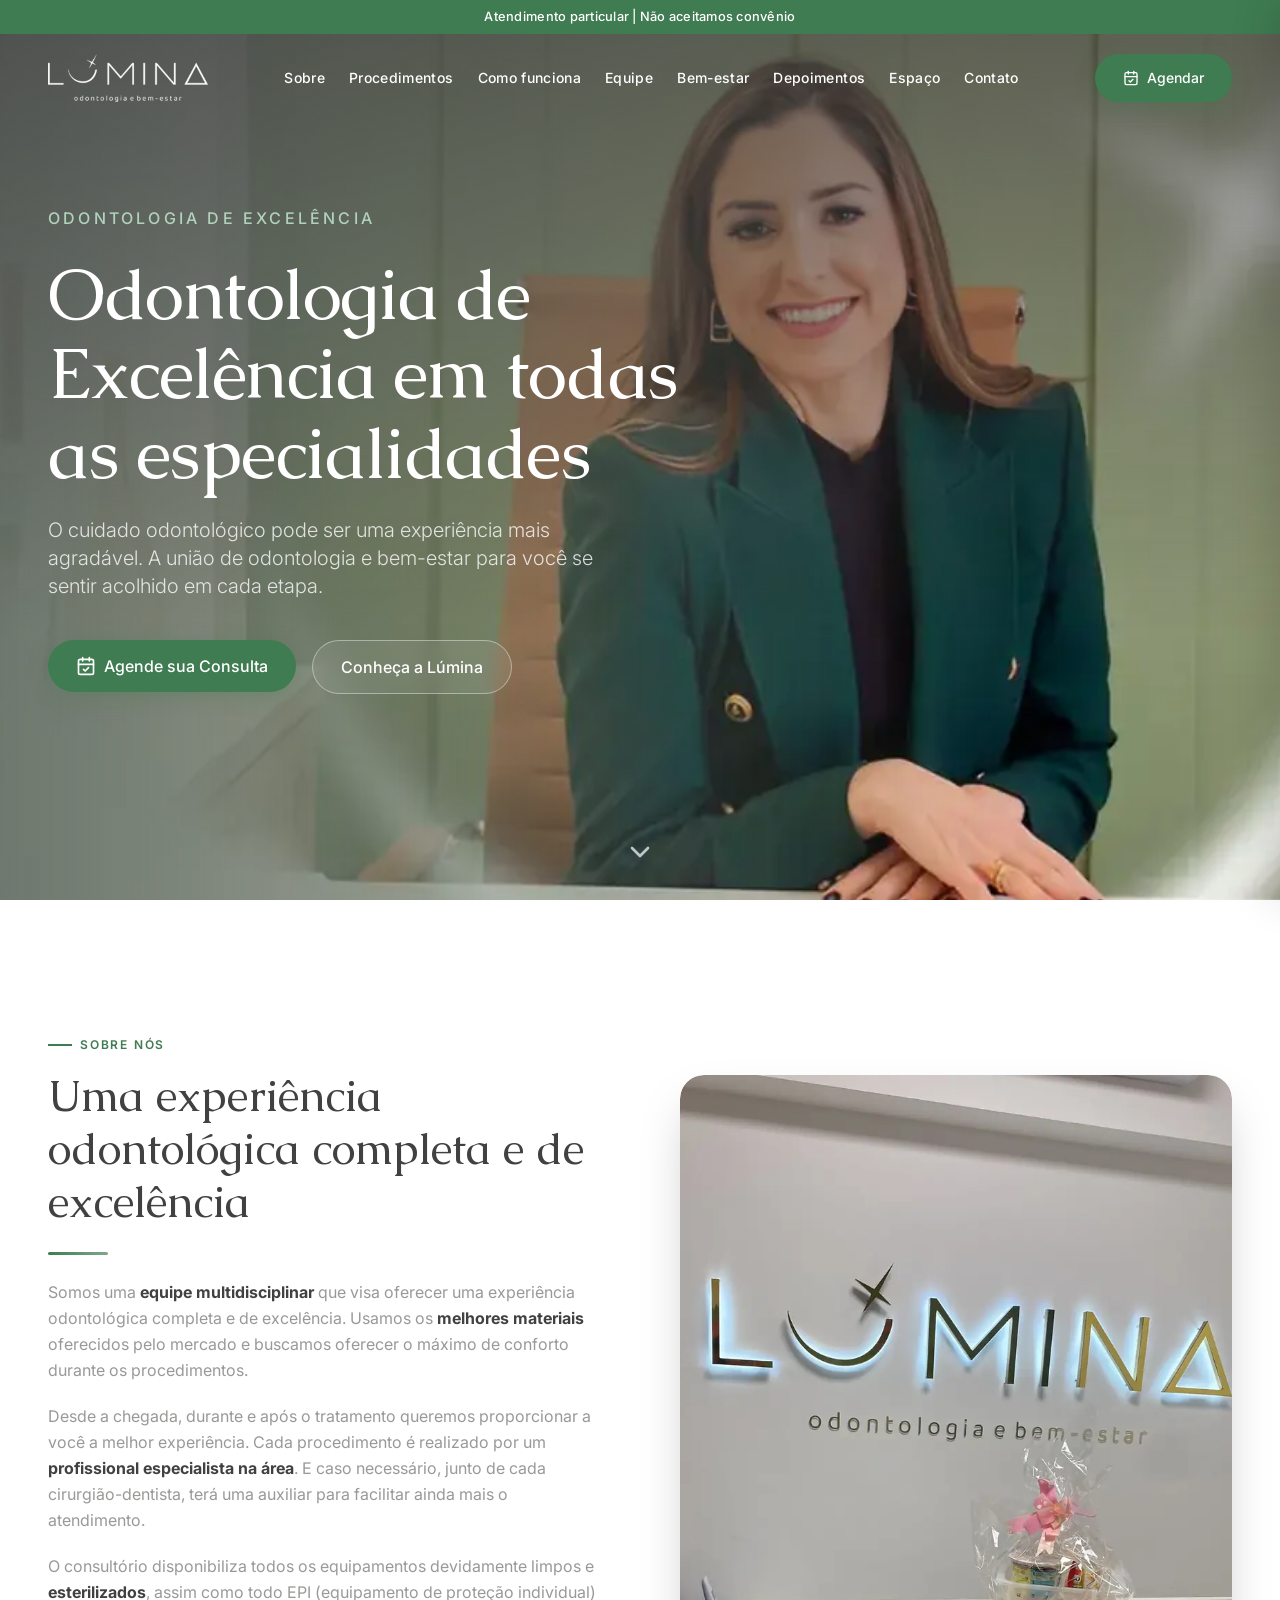
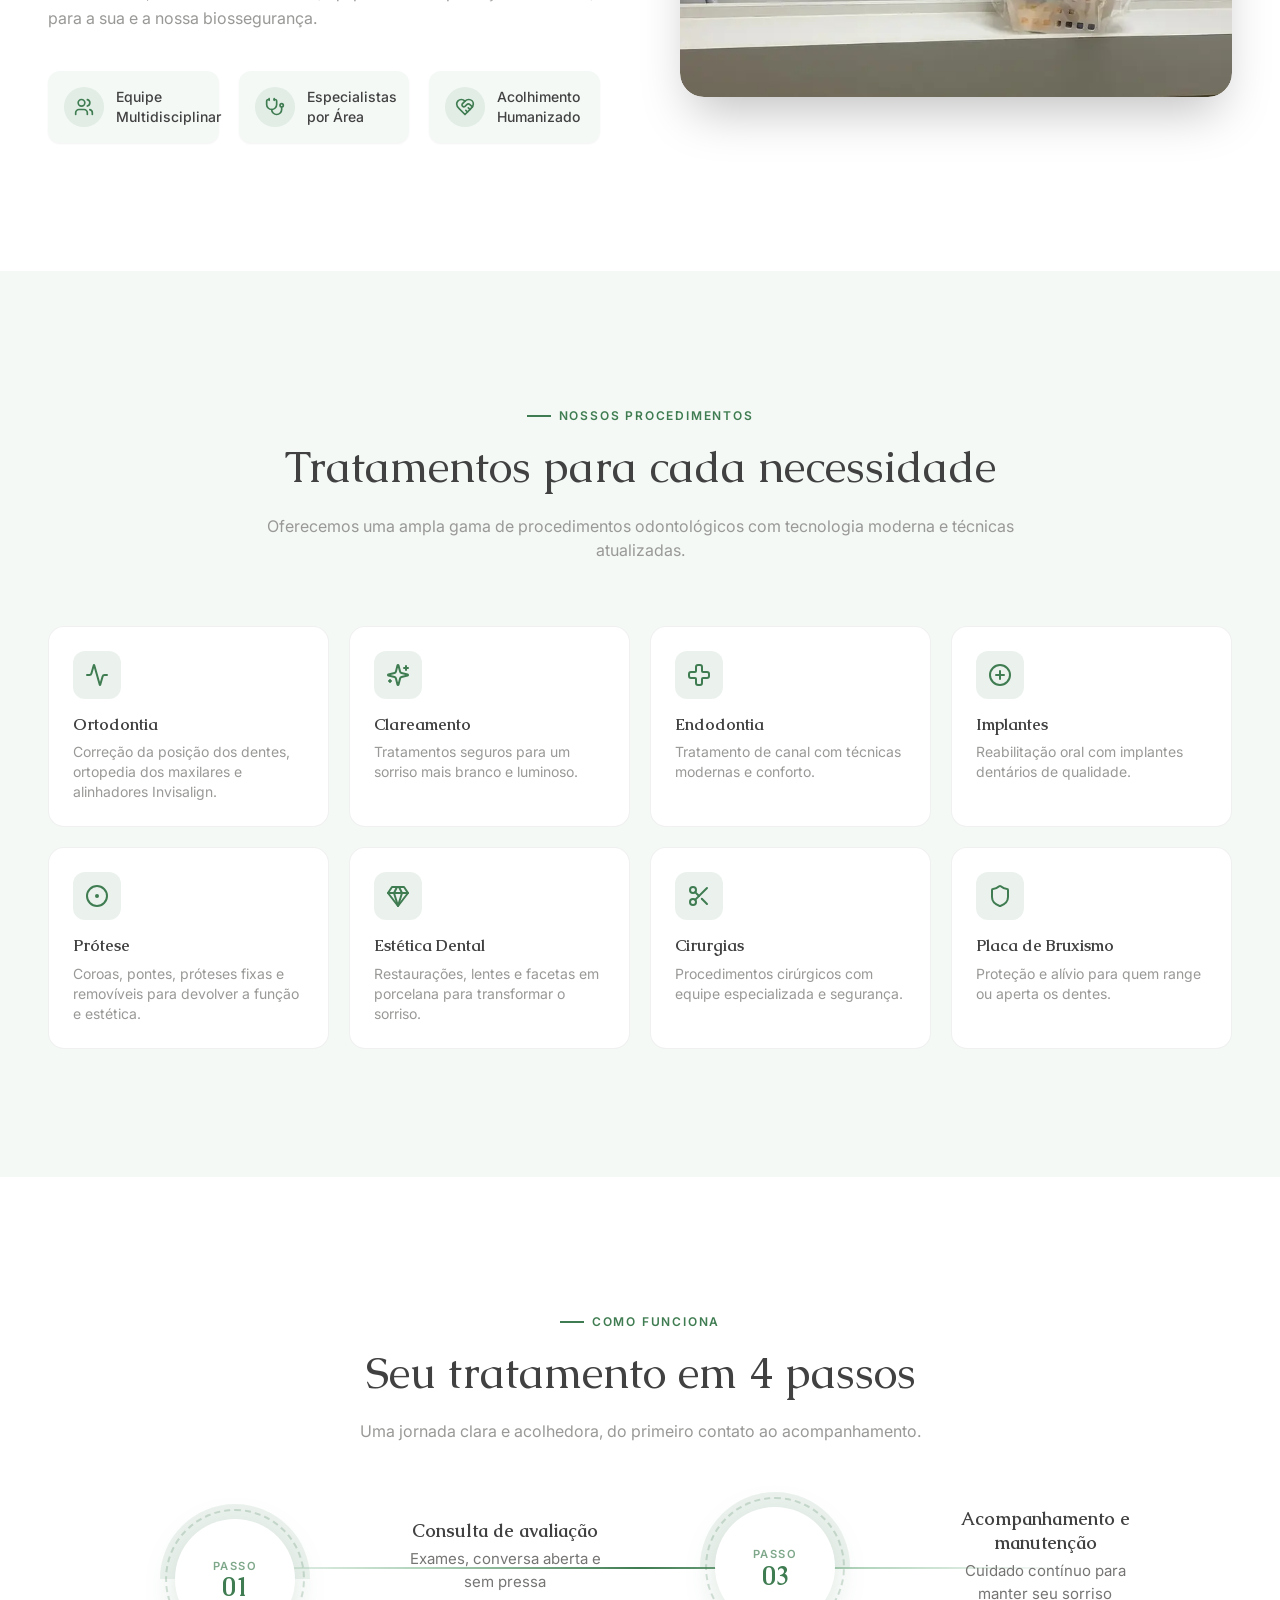
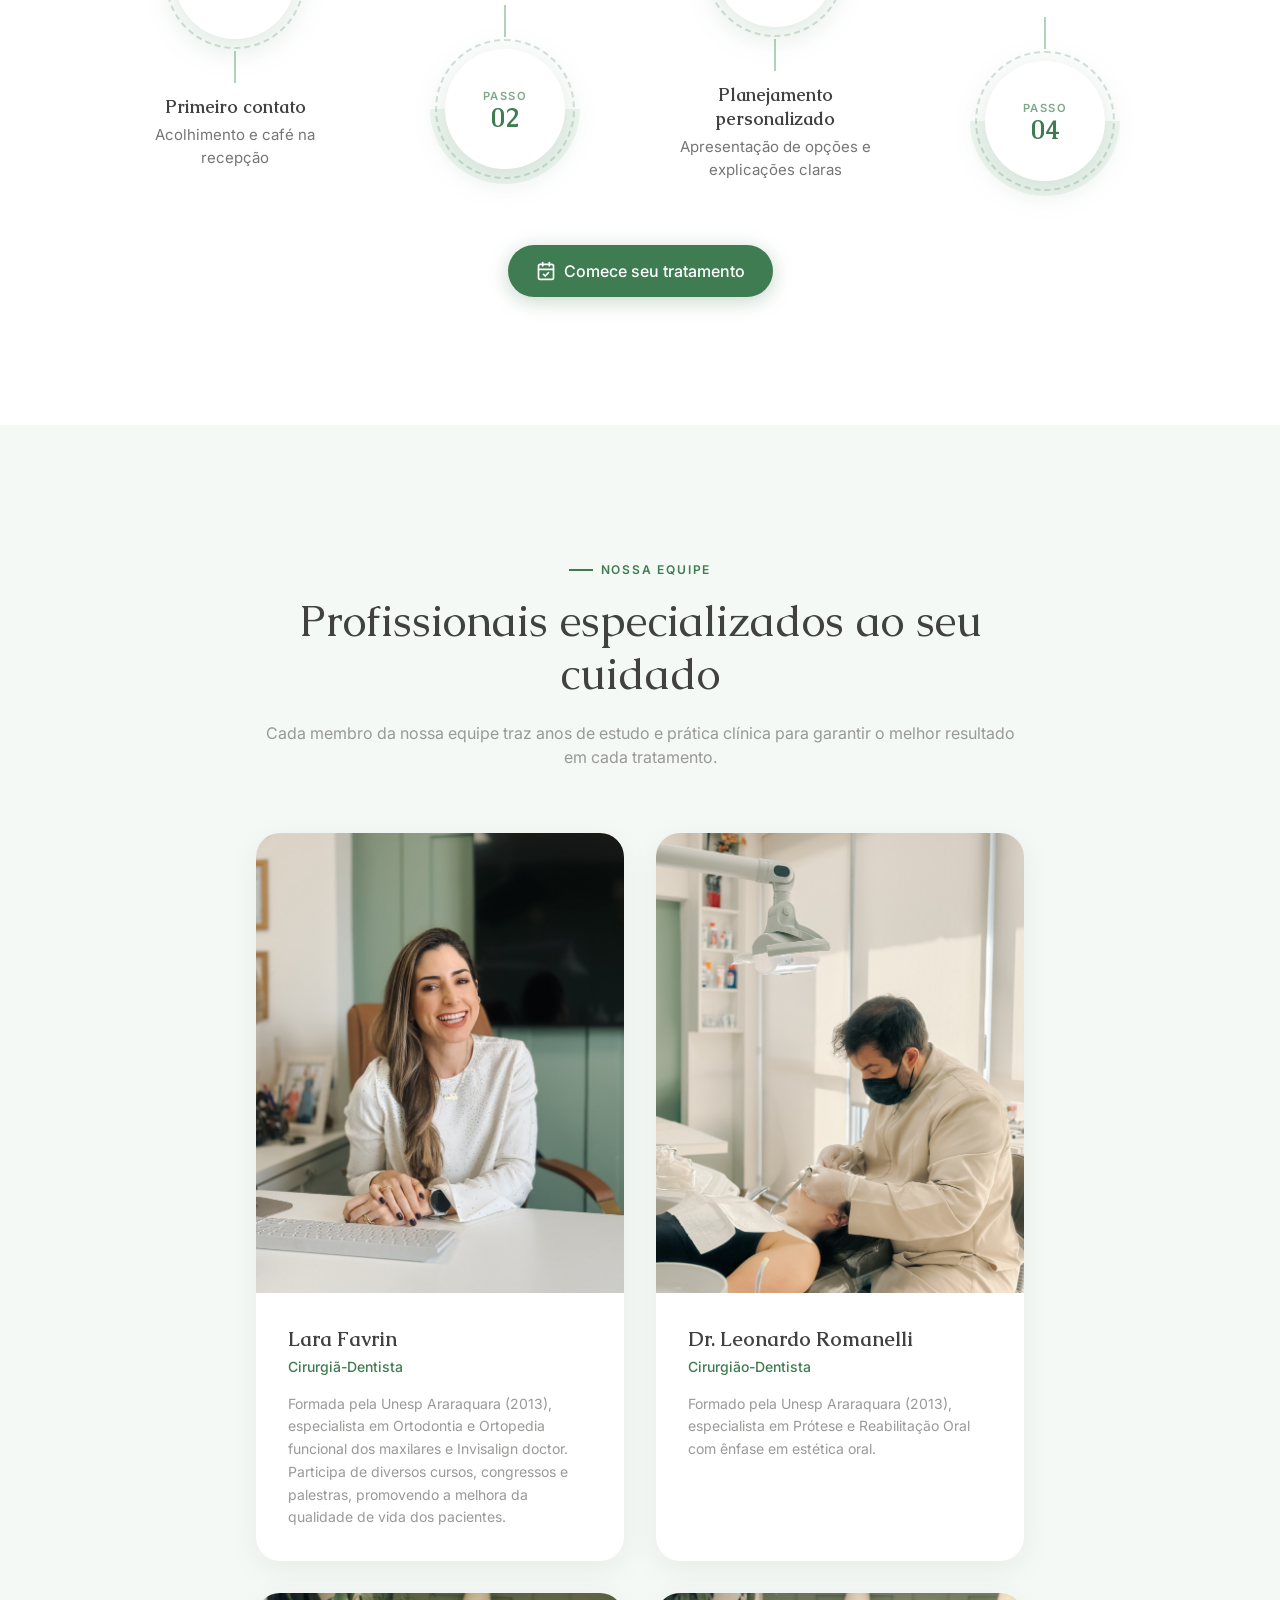
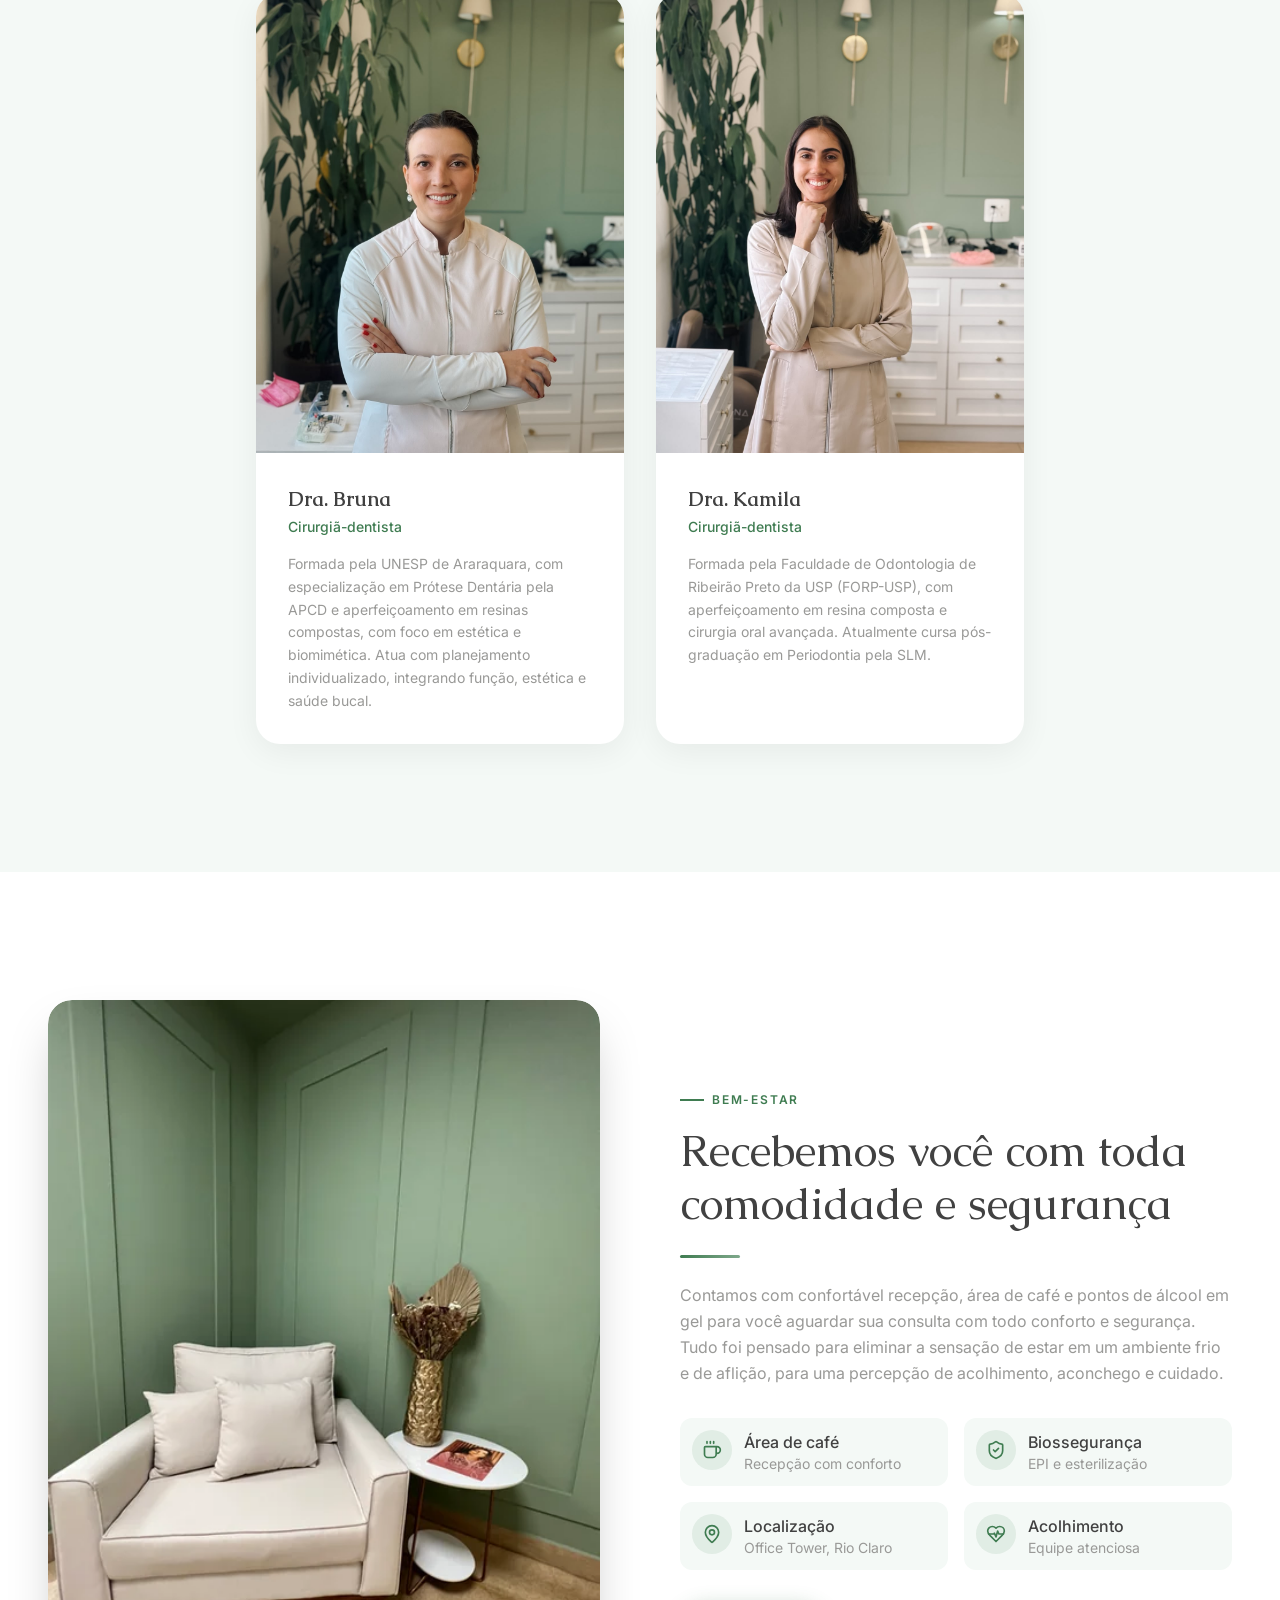
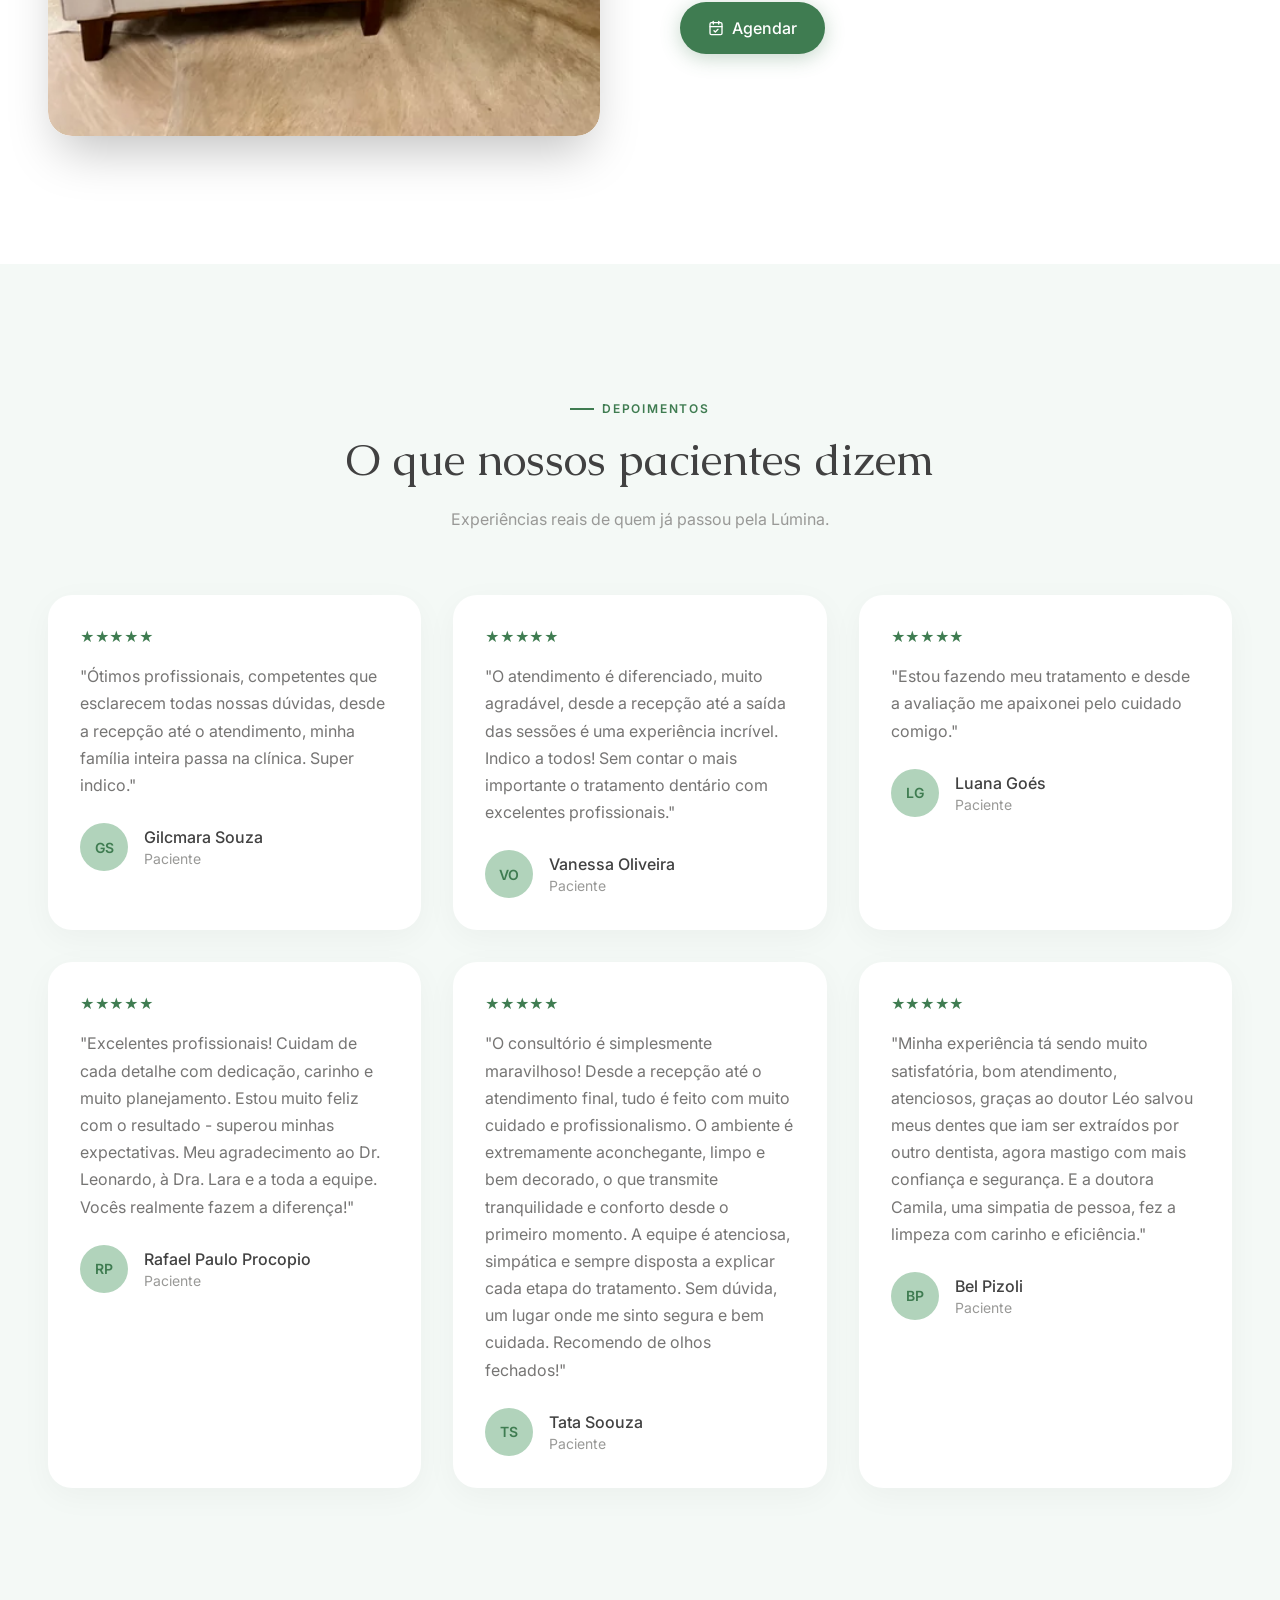
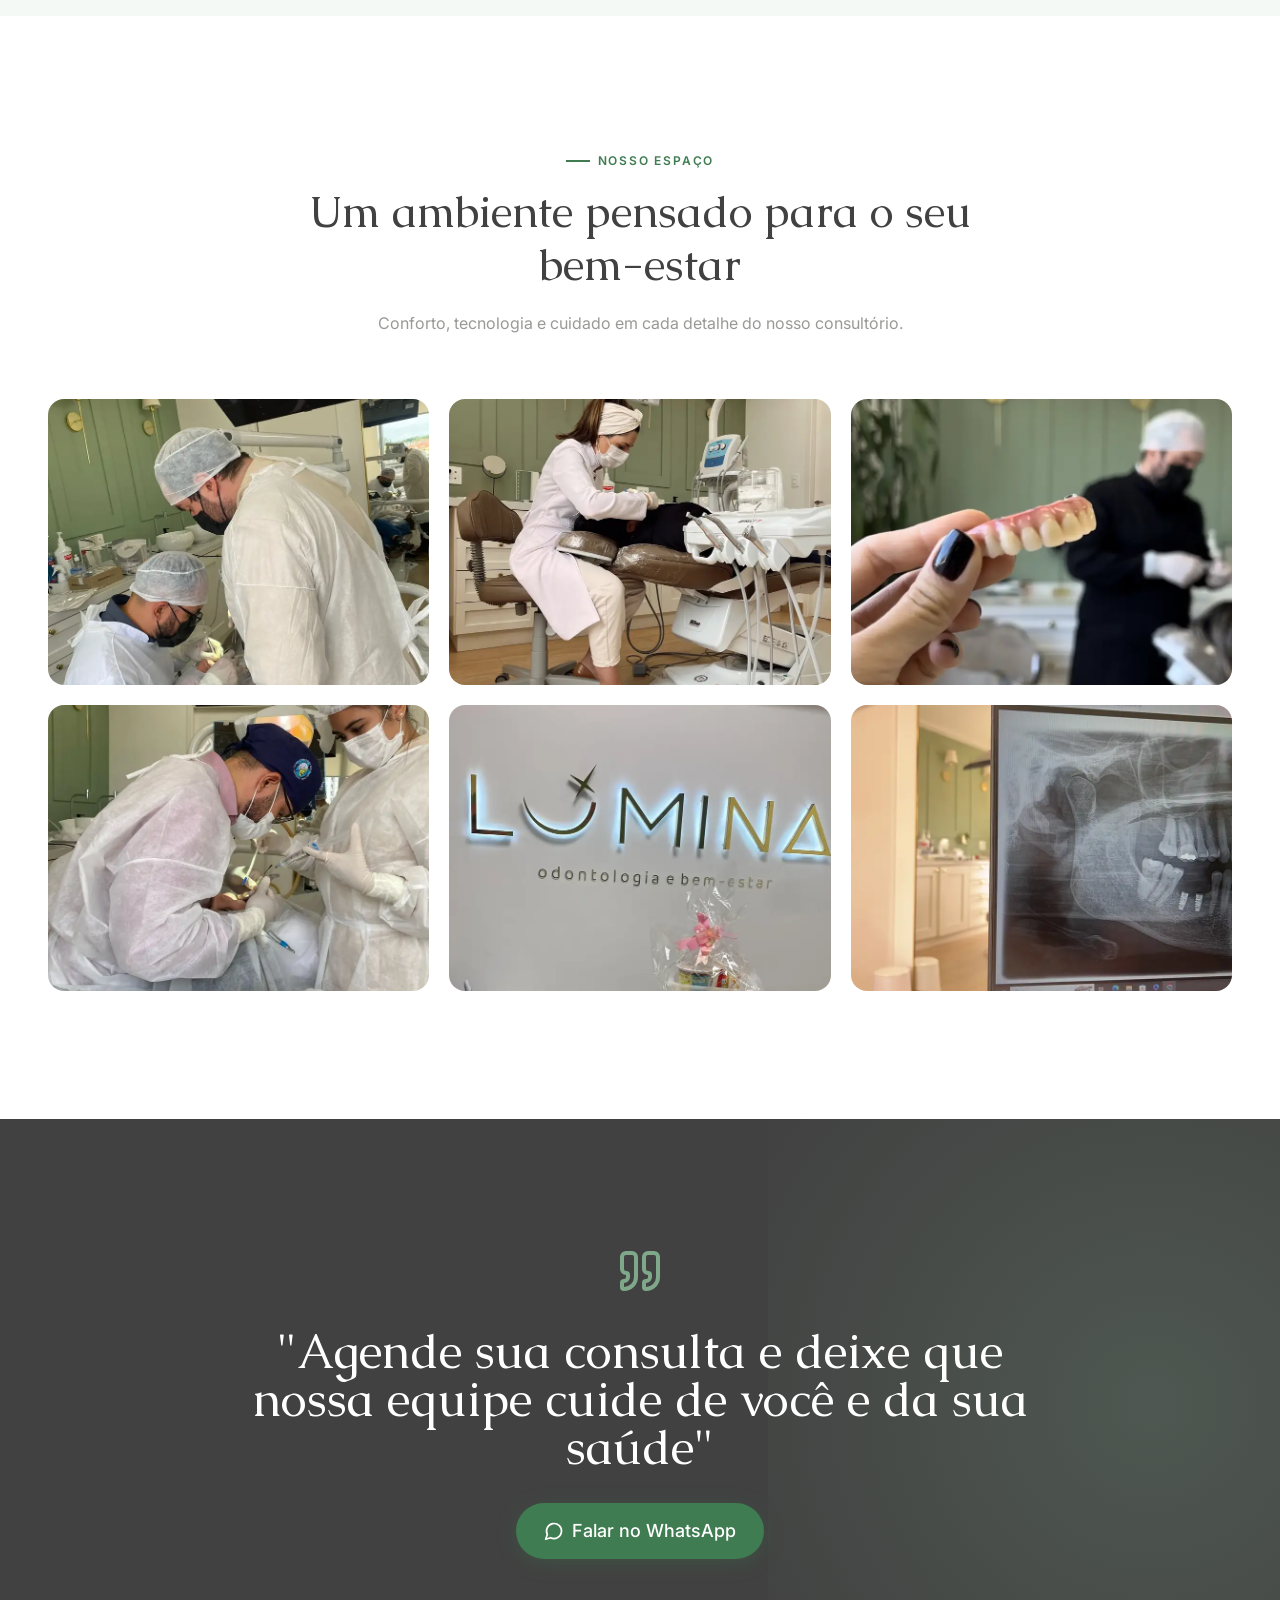
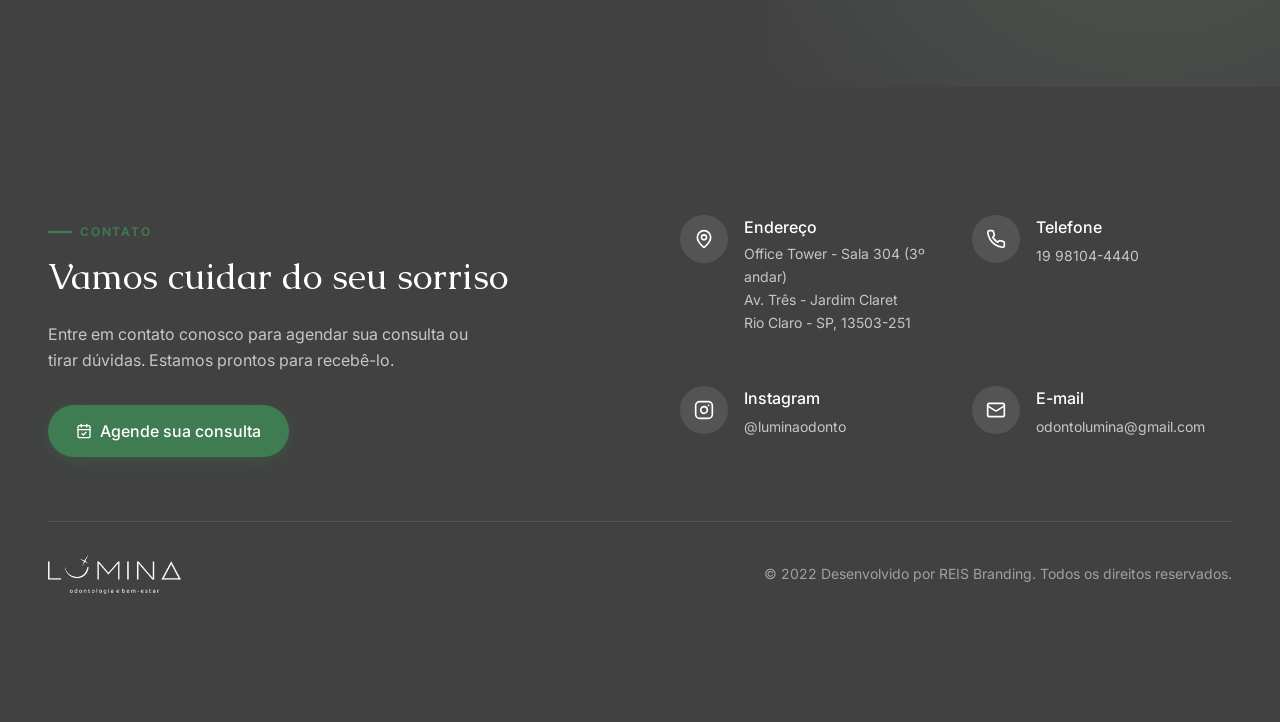
<file: index.html>
<!DOCTYPE html>
<html lang="pt-BR">
<head>
  <!-- Google Tag Manager -->
  <script>(function(w,d,s,l,i){w[l]=w[l]||[];w[l].push({'gtm.start':
  new Date().getTime(),event:'gtm.js'});var f=d.getElementsByTagName(s)[0],
  j=d.createElement(s),dl=l!='dataLayer'?'&l='+l:'';j.async=true;j.src=
  'https://www.googletagmanager.com/gtm.js?id='+i+dl;f.parentNode.insertBefore(j,f);
  })(window,document,'script','dataLayer','GTM-W87ZSCHZ');</script>
  <!-- End Google Tag Manager -->
  <meta charset="UTF-8">
  <meta name="viewport" content="width=device-width, initial-scale=1.0">
  <title>Lúmina | odontologia e bem-estar</title>
  <meta name="description" content="A união de odontologia e bem-estar para uma experiência mais agradável. Saúde, inovação e bem-estar em Rio Claro - SP.">
  <meta name="robots" content="index, follow">
  <link rel="canonical" href="https://luminaodonto.com.br/">
  
  <meta property="og:title" content="Lúmina | odontologia e bem-estar">
  <meta property="og:description" content="O cuidado odontológico pode ser uma experiência mais agradável.">
  <meta property="og:image" content="assets/og-image.jpg">
  <meta property="og:url" content="https://luminaodonto.com.br/">
  <meta property="og:type" content="website">
  
  <meta name="twitter:card" content="summary_large_image">
  <meta name="twitter:title" content="Lúmina | odontologia e bem-estar">
  <meta name="twitter:description" content="O cuidado odontológico pode ser uma experiência mais agradável.">
  <meta name="twitter:image" content="assets/og-image.jpg">
  
  <link rel="icon" href="assets/86135c_09f86e44e6ba4e67aa77184da32bc1c6__15d77b81.png" type="image/png">
  <link rel="apple-touch-icon" href="assets/86135c_09f86e44e6ba4e67aa77184da32bc1c6__157e3789.png">
  
  <link rel="preload" as="image" href="assets/Hero-w1920.webp" fetchpriority="high">
  <link rel="preconnect" href="https://fonts.googleapis.com">
  <link rel="preconnect" href="https://fonts.gstatic.com" crossorigin>
  <link rel="preload" as="style" href="https://fonts.googleapis.com/css2?family=Inter:wght@300;400;500;600;700&display=swap" onload="this.onload=null;this.rel='stylesheet'">
  <noscript><link rel="stylesheet" href="https://fonts.googleapis.com/css2?family=Inter:wght@300;400;500;600;700&display=swap"></noscript>
  <style>
*,:after,:before{--tw-border-spacing-x:0;--tw-border-spacing-y:0;--tw-translate-x:0;--tw-translate-y:0;--tw-rotate:0;--tw-skew-x:0;--tw-skew-y:0;--tw-scale-x:1;--tw-scale-y:1;--tw-pan-x: ;--tw-pan-y: ;--tw-pinch-zoom: ;--tw-scroll-snap-strictness:proximity;--tw-gradient-from-position: ;--tw-gradient-via-position: ;--tw-gradient-to-position: ;--tw-ordinal: ;--tw-slashed-zero: ;--tw-numeric-figure: ;--tw-numeric-spacing: ;--tw-numeric-fraction: ;--tw-ring-inset: ;--tw-ring-offset-width:0px;--tw-ring-offset-color:#fff;--tw-ring-color:rgba(59,130,246,.5);--tw-ring-offset-shadow:0 0 #0000;--tw-ring-shadow:0 0 #0000;--tw-shadow:0 0 #0000;--tw-shadow-colored:0 0 #0000;--tw-blur: ;--tw-brightness: ;--tw-contrast: ;--tw-grayscale: ;--tw-hue-rotate: ;--tw-invert: ;--tw-saturate: ;--tw-sepia: ;--tw-drop-shadow: ;--tw-backdrop-blur: ;--tw-backdrop-brightness: ;--tw-backdrop-contrast: ;--tw-backdrop-grayscale: ;--tw-backdrop-hue-rotate: ;--tw-backdrop-invert: ;--tw-backdrop-opacity: ;--tw-backdrop-saturate: ;--tw-backdrop-sepia: ;--tw-contain-size: ;--tw-contain-layout: ;--tw-contain-paint: ;--tw-contain-style: }::backdrop{--tw-border-spacing-x:0;--tw-border-spacing-y:0;--tw-translate-x:0;--tw-translate-y:0;--tw-rotate:0;--tw-skew-x:0;--tw-skew-y:0;--tw-scale-x:1;--tw-scale-y:1;--tw-pan-x: ;--tw-pan-y: ;--tw-pinch-zoom: ;--tw-scroll-snap-strictness:proximity;--tw-gradient-from-position: ;--tw-gradient-via-position: ;--tw-gradient-to-position: ;--tw-ordinal: ;--tw-slashed-zero: ;--tw-numeric-figure: ;--tw-numeric-spacing: ;--tw-numeric-fraction: ;--tw-ring-inset: ;--tw-ring-offset-width:0px;--tw-ring-offset-color:#fff;--tw-ring-color:rgba(59,130,246,.5);--tw-ring-offset-shadow:0 0 #0000;--tw-ring-shadow:0 0 #0000;--tw-shadow:0 0 #0000;--tw-shadow-colored:0 0 #0000;--tw-blur: ;--tw-brightness: ;--tw-contrast: ;--tw-grayscale: ;--tw-hue-rotate: ;--tw-invert: ;--tw-saturate: ;--tw-sepia: ;--tw-drop-shadow: ;--tw-backdrop-blur: ;--tw-backdrop-brightness: ;--tw-backdrop-contrast: ;--tw-backdrop-grayscale: ;--tw-backdrop-hue-rotate: ;--tw-backdrop-invert: ;--tw-backdrop-opacity: ;--tw-backdrop-saturate: ;--tw-backdrop-sepia: ;--tw-contain-size: ;--tw-contain-layout: ;--tw-contain-paint: ;--tw-contain-style: }/*! tailwindcss v3.4.19 | MIT License | https://tailwindcss.com*/*,:after,:before{box-sizing:border-box;border:0 solid #e5e7eb}:after,:before{--tw-content:""}:host,html{line-height:1.5;-webkit-text-size-adjust:100%;-moz-tab-size:4;-o-tab-size:4;tab-size:4;font-family:ui-sans-serif,system-ui,sans-serif,Apple Color Emoji,Segoe UI Emoji,Segoe UI Symbol,Noto Color Emoji;font-feature-settings:normal;font-variation-settings:normal;-webkit-tap-highlight-color:transparent}body{margin:0;line-height:inherit}hr{height:0;color:inherit;border-top-width:1px}abbr:where([title]){-webkit-text-decoration:underline dotted;text-decoration:underline dotted}h1,h2,h3,h4,h5,h6{font-size:inherit;font-weight:inherit}a{color:inherit;text-decoration:inherit}b,strong{font-weight:bolder}code,kbd,pre,samp{font-family:ui-monospace,SFMono-Regular,Menlo,Monaco,Consolas,Liberation Mono,Courier New,monospace;font-feature-settings:normal;font-variation-settings:normal;font-size:1em}small{font-size:80%}sub,sup{font-size:75%;line-height:0;position:relative;vertical-align:baseline}sub{bottom:-.25em}sup{top:-.5em}table{text-indent:0;border-color:inherit;border-collapse:collapse}button,input,optgroup,select,textarea{font-family:inherit;font-feature-settings:inherit;font-variation-settings:inherit;font-size:100%;font-weight:inherit;line-height:inherit;letter-spacing:inherit;color:inherit;margin:0;padding:0}button,select{text-transform:none}button,input:where([type=button]),input:where([type=reset]),input:where([type=submit]){-webkit-appearance:button;background-color:transparent;background-image:none}:-moz-focusring{outline:auto}:-moz-ui-invalid{box-shadow:none}progress{vertical-align:baseline}::-webkit-inner-spin-button,::-webkit-outer-spin-button{height:auto}[type=search]{-webkit-appearance:textfield;outline-offset:-2px}::-webkit-search-decoration{-webkit-appearance:none}::-webkit-file-upload-button{-webkit-appearance:button;font:inherit}summary{display:list-item}blockquote,dd,dl,figure,h1,h2,h3,h4,h5,h6,hr,p,pre{margin:0}fieldset{margin:0}fieldset,legend{padding:0}menu,ol,ul{list-style:none;margin:0;padding:0}dialog{padding:0}textarea{resize:vertical}input::-moz-placeholder,textarea::-moz-placeholder{opacity:1;color:#9ca3af}input::placeholder,textarea::placeholder{opacity:1;color:#9ca3af}[role=button],button{cursor:pointer}:disabled{cursor:default}audio,canvas,embed,iframe,img,object,svg,video{display:block;vertical-align:middle}img,video{max-width:100%;height:auto}[hidden]:where(:not([hidden=until-found])){display:none}.absolute{position:absolute}.relative{position:relative}.bottom-8{bottom:2rem}.left-1\/2{left:50%}.z-10{z-index:10}.order-1{order:1}.order-2{order:2}.mx-auto{margin-left:auto;margin-right:auto}.mb-1{margin-bottom:.25rem}.mb-10{margin-bottom:2.5rem}.mb-16{margin-bottom:4rem}.mb-2{margin-bottom:.5rem}.mb-4{margin-bottom:1rem}.mb-5{margin-bottom:1.25rem}.mb-6{margin-bottom:1.5rem}.mb-8{margin-bottom:2rem}.mt-10{margin-top:2.5rem}.mt-16{margin-top:4rem}.mt-8{margin-top:2rem}.flex{display:flex}.grid{display:grid}.hidden{display:none}.h-10{height:2.5rem}.h-12{height:3rem}.h-4{height:1rem}.h-5{height:1.25rem}.h-6{height:1.5rem}.h-8{height:2rem}.w-10{width:2.5rem}.w-12{width:3rem}.w-4{width:1rem}.w-5{width:1.25rem}.w-6{width:1.5rem}.w-8{width:2rem}.w-auto{width:auto}.w-full{width:100%}.max-w-2xl{max-width:42rem}.max-w-3xl{max-width:48rem}.max-w-4xl{max-width:56rem}.max-w-7xl{max-width:80rem}.max-w-md{max-width:28rem}.max-w-xl{max-width:36rem}.shrink-0{flex-shrink:0}.-translate-x-1\/2{--tw-translate-x:-50%;transform:translate(var(--tw-translate-x),var(--tw-translate-y)) rotate(var(--tw-rotate)) skewX(var(--tw-skew-x)) skewY(var(--tw-skew-y)) scaleX(var(--tw-scale-x)) scaleY(var(--tw-scale-y))}@keyframes bounce{0%,to{transform:translateY(-25%);animation-timing-function:cubic-bezier(.8,0,1,1)}50%{transform:none;animation-timing-function:cubic-bezier(0,0,.2,1)}}.animate-bounce{animation:bounce 1s infinite}.grid-cols-1{grid-template-columns:repeat(1,minmax(0,1fr))}.flex-col{flex-direction:column}.items-start{align-items:flex-start}.items-center{align-items:center}.justify-center{justify-content:center}.justify-between{justify-content:space-between}.gap-1{gap:.25rem}.gap-12{gap:3rem}.gap-3{gap:.75rem}.gap-4{gap:1rem}.gap-5{gap:1.25rem}.gap-6{gap:1.5rem}.gap-8{gap:2rem}.space-y-5>:not([hidden])~:not([hidden]){--tw-space-y-reverse:0;margin-top:calc(1.25rem*(1 - var(--tw-space-y-reverse)));margin-bottom:calc(1.25rem*var(--tw-space-y-reverse))}.rounded-full{border-radius:9999px}.rounded-xl{border-radius:.75rem}.border-t{border-top-width:1px}.border-white\/10{border-color:hsla(0,0%,100%,.1)}.bg-\[\#3f7c51\]\/10{background-color:rgba(63,124,81,.1)}.bg-\[\#f4f9f6\]{--tw-bg-opacity:1;background-color:rgb(244 249 246/var(--tw-bg-opacity,1))}.bg-white{--tw-bg-opacity:1;background-color:rgb(255 255 255/var(--tw-bg-opacity,1))}.bg-white\/10{background-color:hsla(0,0%,100%,.1)}.p-2{padding:.5rem}.p-3{padding:.75rem}.p-4{padding:1rem}.p-6{padding:1.5rem}.px-6{padding-left:1.5rem;padding-right:1.5rem}.py-5{padding-top:1.25rem;padding-bottom:1.25rem}.pt-8{padding-top:2rem}.text-left{text-align:left}.text-center{text-align:center}.text-3xl{font-size:1.875rem;line-height:2.25rem}.text-base{font-size:1rem;line-height:1.5rem}.text-lg{font-size:1.125rem;line-height:1.75rem}.text-sm{font-size:.875rem;line-height:1.25rem}.text-xl{font-size:1.25rem;line-height:1.75rem}.font-light{font-weight:300}.font-medium{font-weight:500}.font-semibold{font-weight:600}.uppercase{text-transform:uppercase}.leading-relaxed{line-height:1.625}.leading-tight{line-height:1.25}.tracking-\[0\.2em\]{letter-spacing:.2em}.tracking-tight{letter-spacing:-.025em}.tracking-wide{letter-spacing:.025em}.text-\[\#3f7c51\]{--tw-text-opacity:1;color:rgb(63 124 81/var(--tw-text-opacity,1))}.text-\[\#414141\]{--tw-text-opacity:1;color:rgb(65 65 65/var(--tw-text-opacity,1))}.text-\[\#7fa88b\]{--tw-text-opacity:1;color:rgb(127 168 139/var(--tw-text-opacity,1))}.text-\[\#767574\]{--tw-text-opacity:1;color:rgb(153 153 151/var(--tw-text-opacity,1))}.text-\[\#b1d3bb\]{--tw-text-opacity:1;color:rgb(177 211 187/var(--tw-text-opacity,1))}.text-white{--tw-text-opacity:1;color:rgb(255 255 255/var(--tw-text-opacity,1))}.text-white\/50{color:hsla(0,0%,100%,.5)}.text-white\/70{color:hsla(0,0%,100%,.7)}.text-white\/80{color:hsla(0,0%,100%,.8)}.shadow-2xl{--tw-shadow:0 25px 50px -12px rgba(0,0,0,.25);--tw-shadow-colored:0 25px 50px -12px var(--tw-shadow-color)}.shadow-2xl,.shadow-sm{box-shadow:var(--tw-ring-offset-shadow,0 0 #0000),var(--tw-ring-shadow,0 0 #0000),var(--tw-shadow)}.shadow-sm{--tw-shadow:0 1px 2px 0 rgba(0,0,0,.05);--tw-shadow-colored:0 1px 2px 0 var(--tw-shadow-color)}.invert{--tw-invert:invert(100%);filter:var(--tw-blur) var(--tw-brightness) var(--tw-contrast) var(--tw-grayscale) var(--tw-hue-rotate) var(--tw-invert) var(--tw-saturate) var(--tw-sepia) var(--tw-drop-shadow)}.transition-all{transition-property:all;transition-timing-function:cubic-bezier(.4,0,.2,1);transition-duration:.15s}.transition-colors{transition-property:color,background-color,border-color,text-decoration-color,fill,stroke;transition-timing-function:cubic-bezier(.4,0,.2,1);transition-duration:.15s}.duration-300{transition-duration:.3s}.hover\:text-white:hover{--tw-text-opacity:1;color:rgb(255 255 255/var(--tw-text-opacity,1))}@media (min-width:640px){.sm\:grid-cols-2{grid-template-columns:repeat(2,minmax(0,1fr))}.sm\:grid-cols-3{grid-template-columns:repeat(3,minmax(0,1fr))}.sm\:flex-row{flex-direction:row}}@media (min-width:768px){.md\:grid-cols-2{grid-template-columns:repeat(2,minmax(0,1fr))}.md\:flex-row{flex-direction:row}.md\:text-right{text-align:right}}@media (min-width:1024px){.lg\:order-1{order:1}.lg\:order-2{order:2}.lg\:flex{display:flex}.lg\:hidden{display:none}.lg\:h-12{height:3rem}.lg\:grid-cols-2{grid-template-columns:repeat(2,minmax(0,1fr))}.lg\:grid-cols-3{grid-template-columns:repeat(3,minmax(0,1fr))}.lg\:gap-20{gap:5rem}.lg\:p-8{padding:2rem}.lg\:px-12{padding-left:3rem;padding-right:3rem}.lg\:text-4xl{font-size:2.25rem;line-height:2.5rem}.lg\:text-5xl{font-size:3rem;line-height:1}.lg\:text-base{font-size:1rem;line-height:1.5rem}.lg\:text-xl{font-size:1.25rem;line-height:1.75rem}}@media (min-width:1280px){.xl\:grid-cols-4{grid-template-columns:repeat(4,minmax(0,1fr))}}
@font-face{font-family:Caudex;src:url(assets/fonts/Caudex-Regular.woff2)format("woff2");font-weight:400;font-style:normal;font-display:swap}@font-face{font-family:Caudex;src:url(assets/fonts/Caudex-Bold.woff2)format("woff2");font-weight:700;font-style:normal;font-display:swap}:root{--color-primary:#3f7c51;--color-primary-dark:#2f5f3e;--color-primary-navy:#131946;--color-green:#3f7c51;--color-green-soft:#7fa88b;--color-green-light:#b1d3bb;--color-charcoal:#414141;--color-dark-gray:#767574;--color-gray:#c7c7c7;--color-light-gray:#e8e6e6;--color-text:#414141;--color-text-muted:#767574;--color-bg:#fff;--color-surface:#e8e6e6;--color-warm-gray:#e8e6e6;--color-dark:#414141;--font-heading:"Caudex", serif;--font-display:"Caudex", serif;--font-body:"Inter", sans-serif;--transition-base:.4s cubic-bezier(.22, 1, .36, 1);--transition-smooth:.6s cubic-bezier(.22, 1, .36, 1)}*{box-sizing:border-box}html{scroll-behavior:smooth}body{font-family:var(--font-body);color:var(--color-text);background:var(--color-bg);-webkit-font-smoothing:antialiased;-moz-osx-font-smoothing:grayscale;overflow-x:hidden}h1,h2,h3,h4,h5,h6{font-family:var(--font-heading);font-weight:500;line-height:1.2}.warning-bar{color:#fff;text-align:center;letter-spacing:.02em;z-index:51;background:#3f7c51;padding:.5rem 1rem;font-size:.8rem;font-weight:500;position:fixed;top:0;left:0;right:0}.warning-bar p{margin:0;line-height:1.4}.site-header{z-index:50;transition:background var(--transition-base), box-shadow var(--transition-base), padding var(--transition-base);position:fixed;top:2.1rem;left:0;right:0}.site-header.scrolled{-webkit-backdrop-filter:blur(12px);background:#fffffff5;padding-top:.75rem;padding-bottom:.75rem;box-shadow:0 1px #0000000f}.site-header.scrolled .nav-link{color:var(--color-text)}.site-header.scrolled .nav-link:hover{color:var(--color-primary)}.site-header.scrolled .logo-img{filter:brightness(.2)}.nav-link{transition:color var(--transition-base);position:relative}.nav-link:after{content:"";background:var(--color-green);width:0;height:2px;transition:width var(--transition-base);position:absolute;bottom:-4px;left:0}.nav-link:hover:after{width:100%}.hero{align-items:center;min-height:100vh;display:flex;position:relative;overflow:hidden}.hero-bg{will-change:transform;position:absolute;inset:0;overflow:hidden}.hero-img{object-fit:cover;object-position:right center;width:100%;height:100%}.hero-overlay{background:linear-gradient(#414141b8 0%,#41414159 40%,#0000 70%),linear-gradient(90deg,#41414180 0%,#4141411f 55%,#0000 75%);position:absolute;inset:0}.hero-content{z-index:10;width:100%;position:relative}.btn{transition:transform var(--transition-base), box-shadow var(--transition-base), background var(--transition-base);will-change:transform;border-radius:9999px;justify-content:center;align-items:center;gap:.5rem;padding:.875rem 1.75rem;font-weight:500;display:inline-flex}.btn:hover{transform:translateY(-2px)}.btn-primary{background:var(--color-primary);color:#fff;box-shadow:0 4px 20px #3f7c514d}.btn-primary:hover{background:var(--color-primary-dark);box-shadow:0 8px 28px #3f7c5159}.btn-outline{color:#fff;backdrop-filter:blur(8px);background:#ffffff14;border:1px solid #fff6}.btn-outline:hover{background:#ffffff26;border-color:#fff9}.btn-secondary{background:var(--color-green-soft);color:#fff;box-shadow:0 4px 20px #7fa88b4d}.btn-secondary:hover{background:var(--color-green);box-shadow:0 8px 28px #7fa88b59}.section{padding:6rem 0}@media (width>=1024px){.section{padding:8rem 0}}.section-label{letter-spacing:.15em;text-transform:uppercase;color:var(--color-green);align-items:center;gap:.5rem;margin-bottom:1rem;font-size:.75rem;font-weight:600;display:inline-flex}.section-label:before{content:"";background:currentColor;width:24px;height:2px}.reveal,.reveal.active{opacity:1;transition:none;transform:none}.reveal-delay-1,.reveal-delay-2,.reveal-delay-3,.reveal-delay-4,.reveal-delay-5{transition-delay:0s}.img-cover{object-fit:cover;width:100%;height:100%}.img-rounded{border-radius:1.5rem}.image-reveal{border-radius:1.5rem;overflow:hidden}.image-reveal img{transition:transform .8s cubic-bezier(.22,1,.36,1)}.image-reveal:hover img{transform:scale(1.05)}.card{transition:transform var(--transition-base), box-shadow var(--transition-base);background:#fff;border-radius:1.5rem;overflow:hidden;box-shadow:0 4px 24px #0000000a}.card:hover{transform:translateY(-6px);box-shadow:0 16px 40px #00000014}.procedure-card{transition:border-color var(--transition-base), box-shadow var(--transition-base), transform var(--transition-base);background:#fff;border:1px solid #0000000f;border-radius:1rem;padding:1.5rem}.procedure-card:hover{border-color:#3f7c5140;transform:translateY(-4px);box-shadow:0 12px 32px #3f7c511f}.procedure-icon{width:48px;height:48px;color:var(--color-green);background:#3f7c511a;border-radius:12px;justify-content:center;align-items:center;margin-bottom:1rem;display:flex}.team-card{background:#fff;border-radius:1.5rem;position:relative;overflow:hidden;box-shadow:0 8px 32px #0000000f}.team-photo{aspect-ratio:4/5;overflow:hidden}.team-photo img{object-fit:cover;width:100%;height:100%;transition:transform .8s cubic-bezier(.22,1,.36,1)}.team-card:hover .team-photo img{transform:scale(1.05)}.gallery-grid{grid-template-columns:repeat(2,1fr);gap:1rem;display:grid}@media (width>=768px){.gallery-grid{grid-template-columns:repeat(3,1fr);gap:1.25rem}}.gallery-item{aspect-ratio:4/3;cursor:pointer;border-radius:1rem;position:relative;overflow:hidden}.gallery-item img{object-fit:cover;width:100%;height:100%;transition:transform .8s cubic-bezier(.22,1,.36,1)}.gallery-item:hover img{transform:scale(1.08)}.gallery-item:after{content:"";opacity:0;transition:opacity var(--transition-base);background:linear-gradient(#0000 40%,#3f7c5140 100%);position:absolute;inset:0}.gallery-item:hover:after{opacity:1}.testimonial-card{height:100%;transition:transform var(--transition-base), box-shadow var(--transition-base);background:#fff;border-radius:1.5rem;padding:2rem;box-shadow:0 8px 32px #0000000a}.testimonial-card:hover{transform:translateY(-4px);box-shadow:0 12px 40px #3f7c511a}.testimonial-text{color:var(--color-text-muted);margin-bottom:1.5rem;font-size:1rem;line-height:1.7}.testimonial-author{align-items:center;gap:1rem;display:flex}.testimonial-avatar{background:var(--color-green-light);width:48px;height:48px;color:var(--color-green);border-radius:50%;flex-shrink:0;justify-content:center;align-items:center;font-size:.875rem;font-weight:600;display:flex}.quote-section{background:var(--color-dark);color:#fff;position:relative;overflow:hidden}.quote-section:before{content:"";pointer-events:none;background:radial-gradient(circle,#7fa88b38 0%,#0000 70%);width:60%;height:200%;position:absolute;top:-50%;right:-20%}.info-card{height:100%;transition:transform var(--transition-base), box-shadow var(--transition-base);background:#fff;border-radius:1.5rem;padding:2rem;box-shadow:0 4px 24px #0000000a}.info-card:hover{transform:translateY(-4px);box-shadow:0 12px 32px #00000014}.info-icon{width:56px;height:56px;color:var(--color-green);background:#3f7c511a;border-radius:50%;justify-content:center;align-items:center;margin-bottom:1.25rem;display:flex}.steps-container{justify-content:space-between;align-items:center;max-width:1080px;margin:0 auto;display:flex;position:relative}.steps-container:before{content:"";background:linear-gradient(90deg, transparent, var(--color-green-light), var(--color-green), var(--color-green-light), transparent);z-index:0;height:2px;position:absolute;top:60px;left:10%;right:10%}.step-item{z-index:1;flex-direction:column;flex:1;align-items:center;min-width:0;display:flex;position:relative}.step-circle{background:#fff;border-radius:50%;flex-direction:column;flex-shrink:0;justify-content:center;align-items:center;width:120px;height:120px;display:flex;position:relative;box-shadow:0 8px 32px #3f7c512e}.step-circle:before{content:"";border:2px dashed #3f7c5138;border-radius:50%;position:absolute;inset:-10px}.step-circle:after{content:"";z-index:-1;background:#7fa88b24;border-radius:75px 75px 0 0;width:150px;height:75px;position:absolute;bottom:50%;left:50%;transform:translate(-50%)}.step-item:nth-child(2n) .step-circle:after{background:#b1d3bb33;border-radius:0 0 75px 75px;top:50%;bottom:auto}.step-number{text-transform:uppercase;letter-spacing:.12em;color:var(--color-green-soft);font-size:.7rem;font-weight:600}.step-digit{font-family:var(--font-heading);color:var(--color-green);font-size:1.625rem;font-weight:600;line-height:1}.step-line-v{background:var(--color-green-light);width:2px;height:2rem;margin:.75rem 0}.step-content{text-align:center;max-width:230px;padding:0 .5rem}.step-title{font-family:var(--font-heading);color:var(--color-text);margin-bottom:.375rem;font-size:1.125rem;font-weight:600;line-height:1.3}.step-desc{color:var(--color-text-muted);font-size:.9375rem;line-height:1.5}@media (width<=767px){.steps-container{flex-direction:column;gap:0}.steps-container:before{display:none}.step-item{flex-direction:row;align-items:center;gap:1.5rem;width:100%;padding:1rem 0}.step-item:not(:last-child){position:relative}.step-item:not(:last-child):after{content:"";background:var(--color-green-light);z-index:-1;width:2px;height:calc(100% - 48px);position:absolute;top:80px;left:40px}.step-circle{order:0;width:80px;height:80px}.step-circle:before{border-width:1.5px;inset:-6px}.step-circle:after,.step-line-v{display:none}.step-content{text-align:left;flex:1;order:1;max-width:none;margin:0}.step-digit{font-size:1.25rem}.step-title{font-size:1rem}}.mobile-menu{z-index:60;width:min(320px,85vw);transition:transform var(--transition-smooth);background:#fff;padding:2rem;position:fixed;top:0;bottom:0;right:0;transform:translate(100%);box-shadow:-10px 0 40px #0000001f}.mobile-menu.open{transform:translate(0)}.mobile-overlay{z-index:55;opacity:0;pointer-events:none;transition:opacity var(--transition-base);background:#00000080;position:fixed;inset:0}.mobile-overlay.open{opacity:1;pointer-events:auto}.site-footer{background:var(--color-dark);color:#ffffffb3}.footer-link{color:#ffffffb3;transition:color var(--transition-base)}.footer-link:hover{color:#fff}.decorative-blob{filter:blur(80px);opacity:.4;pointer-events:none;border-radius:50%;position:absolute}.section-divider{background:linear-gradient(90deg, var(--color-green), var(--color-green-soft));border-radius:3px;width:60px;height:3px;margin-bottom:1.5rem}.highlight-number{font-family:var(--font-heading);color:var(--color-primary);font-size:2.5rem;font-weight:300;line-height:1}.hero-title{letter-spacing:-.02em;font-size:clamp(2.25rem,6vw,4.5rem);line-height:1.1}.section-title{font-size:clamp(1.875rem,4vw,2.75rem);line-height:1.2}.floating-shape{pointer-events:none;background:#b1d3bb59;border-radius:50%;animation:8s ease-in-out infinite float;position:absolute}@keyframes float{0%,to{transform:translateY(0)rotate(0)}50%{transform:translateY(-20px)rotate(5deg)}}img{opacity:1}
  </style>
  <style>
    .team-grid {
      display: grid;
      grid-template-columns: 1fr;
      gap: 2rem;
      max-width: 48rem;
      margin-inline: auto;
    }
    @media (min-width: 768px) {
      .team-grid { grid-template-columns: repeat(2, minmax(0, 1fr)); }
    }
  </style>
</head>
<body class="bg-white text-[#414141]">
  <svg xmlns="http://www.w3.org/2000/svg" style="display:none"><symbol id="lucide-activity" viewBox="0 0 24 24" fill="none" stroke="currentColor" stroke-width="2" stroke-linecap="round" stroke-linejoin="round"><path d="M22 12h-2.48a2 2 0 0 0-1.93 1.46l-2.35 8.36a.25.25 0 0 1-.48 0L9.24 2.18a.25.25 0 0 0-.48 0l-2.35 8.36A2 2 0 0 1 4.49 12H2" /></symbol><symbol id="lucide-calendar-check" viewBox="0 0 24 24" fill="none" stroke="currentColor" stroke-width="2" stroke-linecap="round" stroke-linejoin="round"><path d="M8 2v4" /><path d="M16 2v4" /><rect width="18" height="18" x="3" y="4" rx="2" /><path d="M3 10h18" /><path d="m9 16 2 2 4-4" /></symbol><symbol id="lucide-chevron-down" viewBox="0 0 24 24" fill="none" stroke="currentColor" stroke-width="2" stroke-linecap="round" stroke-linejoin="round"><path d="m6 9 6 6 6-6" /></symbol><symbol id="lucide-circle-dot" viewBox="0 0 24 24" fill="none" stroke="currentColor" stroke-width="2" stroke-linecap="round" stroke-linejoin="round"><circle cx="12" cy="12" r="10" /><circle cx="12" cy="12" r="1" /></symbol><symbol id="lucide-coffee" viewBox="0 0 24 24" fill="none" stroke="currentColor" stroke-width="2" stroke-linecap="round" stroke-linejoin="round"><path d="M10 2v2" /><path d="M14 2v2" /><path d="M16 8a1 1 0 0 1 1 1v8a4 4 0 0 1-4 4H7a4 4 0 0 1-4-4V9a1 1 0 0 1 1-1h14a4 4 0 1 1 0 8h-1" /><path d="M6 2v2" /></symbol><symbol id="lucide-cross" viewBox="0 0 24 24" fill="none" stroke="currentColor" stroke-width="2" stroke-linecap="round" stroke-linejoin="round"><path d="M4 9a2 2 0 0 0-2 2v2a2 2 0 0 0 2 2h4a1 1 0 0 1 1 1v4a2 2 0 0 0 2 2h2a2 2 0 0 0 2-2v-4a1 1 0 0 1 1-1h4a2 2 0 0 0 2-2v-2a2 2 0 0 0-2-2h-4a1 1 0 0 1-1-1V4a2 2 0 0 0-2-2h-2a2 2 0 0 0-2 2v4a1 1 0 0 1-1 1z" /></symbol><symbol id="lucide-gem" viewBox="0 0 24 24" fill="none" stroke="currentColor" stroke-width="2" stroke-linecap="round" stroke-linejoin="round"><path d="M6 3h12l4 6-10 13L2 9Z" /><path d="M11 3 8 9l4 13 4-13-3-6" /><path d="M2 9h20" /></symbol><symbol id="lucide-heart-handshake" viewBox="0 0 24 24" fill="none" stroke="currentColor" stroke-width="2" stroke-linecap="round" stroke-linejoin="round"><path d="M19 14c1.49-1.46 3-3.21 3-5.5A5.5 5.5 0 0 0 16.5 3c-1.76 0-3 .5-4.5 2-1.5-1.5-2.74-2-4.5-2A5.5 5.5 0 0 0 2 8.5c0 2.3 1.5 4.05 3 5.5l7 7Z" /><path d="M12 5 9.04 7.96a2.17 2.17 0 0 0 0 3.08c.82.82 2.13.85 3 .07l2.07-1.9a2.82 2.82 0 0 1 3.79 0l2.96 2.66" /><path d="m18 15-2-2" /><path d="m15 18-2-2" /></symbol><symbol id="lucide-heart-pulse" viewBox="0 0 24 24" fill="none" stroke="currentColor" stroke-width="2" stroke-linecap="round" stroke-linejoin="round"><path d="M19 14c1.49-1.46 3-3.21 3-5.5A5.5 5.5 0 0 0 16.5 3c-1.76 0-3 .5-4.5 2-1.5-1.5-2.74-2-4.5-2A5.5 5.5 0 0 0 2 8.5c0 2.3 1.5 4.05 3 5.5l7 7Z" /><path d="M3.22 12H9.5l.5-1 2 4.5 2-7 1.5 3.5h5.27" /></symbol><symbol id="lucide-instagram" viewBox="0 0 24 24" fill="none" stroke="currentColor" stroke-width="2" stroke-linecap="round" stroke-linejoin="round"><rect width="20" height="20" x="2" y="2" rx="5" ry="5" /><path d="M16 11.37A4 4 0 1 1 12.63 8 4 4 0 0 1 16 11.37z" /><line x1="17.5" x2="17.51" y1="6.5" y2="6.5" /></symbol><symbol id="lucide-mail" viewBox="0 0 24 24" fill="none" stroke="currentColor" stroke-width="2" stroke-linecap="round" stroke-linejoin="round"><rect width="20" height="16" x="2" y="4" rx="2" /><path d="m22 7-8.97 5.7a1.94 1.94 0 0 1-2.06 0L2 7" /></symbol><symbol id="lucide-map-pin" viewBox="0 0 24 24" fill="none" stroke="currentColor" stroke-width="2" stroke-linecap="round" stroke-linejoin="round"><path d="M20 10c0 4.993-5.539 10.193-7.399 11.799a1 1 0 0 1-1.202 0C9.539 20.193 4 14.993 4 10a8 8 0 0 1 16 0" /><circle cx="12" cy="10" r="3" /></symbol><symbol id="lucide-menu" viewBox="0 0 24 24" fill="none" stroke="currentColor" stroke-width="2" stroke-linecap="round" stroke-linejoin="round"><line x1="4" x2="20" y1="12" y2="12" /><line x1="4" x2="20" y1="6" y2="6" /><line x1="4" x2="20" y1="18" y2="18" /></symbol><symbol id="lucide-phone" viewBox="0 0 24 24" fill="none" stroke="currentColor" stroke-width="2" stroke-linecap="round" stroke-linejoin="round"><path d="M22 16.92v3a2 2 0 0 1-2.18 2 19.79 19.79 0 0 1-8.63-3.07 19.5 19.5 0 0 1-6-6 19.79 19.79 0 0 1-3.07-8.67A2 2 0 0 1 4.11 2h3a2 2 0 0 1 2 1.72 12.84 12.84 0 0 0 .7 2.81 2 2 0 0 1-.45 2.11L8.09 9.91a16 16 0 0 0 6 6l1.27-1.27a2 2 0 0 1 2.11-.45 12.84 12.84 0 0 0 2.81.7A2 2 0 0 1 22 16.92z" /></symbol><symbol id="lucide-plus-circle" viewBox="0 0 24 24" fill="none" stroke="currentColor" stroke-width="2" stroke-linecap="round" stroke-linejoin="round"><circle cx="12" cy="12" r="10" /><path d="M8 12h8" /><path d="M12 8v8" /></symbol><symbol id="lucide-quote" viewBox="0 0 24 24" fill="none" stroke="currentColor" stroke-width="2" stroke-linecap="round" stroke-linejoin="round"><path d="M16 3a2 2 0 0 0-2 2v6a2 2 0 0 0 2 2 1 1 0 0 1 1 1v1a2 2 0 0 1-2 2 1 1 0 0 0-1 1v2a1 1 0 0 0 1 1 6 6 0 0 0 6-6V5a2 2 0 0 0-2-2z" /><path d="M5 3a2 2 0 0 0-2 2v6a2 2 0 0 0 2 2 1 1 0 0 1 1 1v1a2 2 0 0 1-2 2 1 1 0 0 0-1 1v2a1 1 0 0 0 1 1 6 6 0 0 0 6-6V5a2 2 0 0 0-2-2z" /></symbol><symbol id="lucide-scissors" viewBox="0 0 24 24" fill="none" stroke="currentColor" stroke-width="2" stroke-linecap="round" stroke-linejoin="round"><circle cx="6" cy="6" r="3" /><path d="M8.12 8.12 12 12" /><path d="M20 4 8.12 15.88" /><circle cx="6" cy="18" r="3" /><path d="M14.8 14.8 20 20" /></symbol><symbol id="lucide-shield-check" viewBox="0 0 24 24" fill="none" stroke="currentColor" stroke-width="2" stroke-linecap="round" stroke-linejoin="round"><path d="M20 13c0 5-3.5 7.5-7.66 8.95a1 1 0 0 1-.67-.01C7.5 20.5 4 18 4 13V6a1 1 0 0 1 1-1c2 0 4.5-1.2 6.24-2.72a1.17 1.17 0 0 1 1.52 0C14.51 3.81 17 5 19 5a1 1 0 0 1 1 1z" /><path d="m9 12 2 2 4-4" /></symbol><symbol id="lucide-shield" viewBox="0 0 24 24" fill="none" stroke="currentColor" stroke-width="2" stroke-linecap="round" stroke-linejoin="round"><path d="M20 13c0 5-3.5 7.5-7.66 8.95a1 1 0 0 1-.67-.01C7.5 20.5 4 18 4 13V6a1 1 0 0 1 1-1c2 0 4.5-1.2 6.24-2.72a1.17 1.17 0 0 1 1.52 0C14.51 3.81 17 5 19 5a1 1 0 0 1 1 1z" /></symbol><symbol id="lucide-sparkles" viewBox="0 0 24 24" fill="none" stroke="currentColor" stroke-width="2" stroke-linecap="round" stroke-linejoin="round"><path d="M9.937 15.5A2 2 0 0 0 8.5 14.063l-6.135-1.582a.5.5 0 0 1 0-.962L8.5 9.936A2 2 0 0 0 9.937 8.5l1.582-6.135a.5.5 0 0 1 .963 0L14.063 8.5A2 2 0 0 0 15.5 9.937l6.135 1.581a.5.5 0 0 1 0 .964L15.5 14.063a2 2 0 0 0-1.437 1.437l-1.582 6.135a.5.5 0 0 1-.963 0z" /><path d="M20 3v4" /><path d="M22 5h-4" /><path d="M4 17v2" /><path d="M5 18H3" /></symbol><symbol id="lucide-stethoscope" viewBox="0 0 24 24" fill="none" stroke="currentColor" stroke-width="2" stroke-linecap="round" stroke-linejoin="round"><path d="M11 2v2" /><path d="M5 2v2" /><path d="M5 3H4a2 2 0 0 0-2 2v4a6 6 0 0 0 12 0V5a2 2 0 0 0-2-2h-1" /><path d="M8 15a6 6 0 0 0 12 0v-3" /><circle cx="20" cy="10" r="2" /></symbol><symbol id="lucide-users" viewBox="0 0 24 24" fill="none" stroke="currentColor" stroke-width="2" stroke-linecap="round" stroke-linejoin="round"><path d="M16 21v-2a4 4 0 0 0-4-4H6a4 4 0 0 0-4 4v2" /><circle cx="9" cy="7" r="4" /><path d="M22 21v-2a4 4 0 0 0-3-3.87" /><path d="M16 3.13a4 4 0 0 1 0 7.75" /></symbol><symbol id="lucide-whatsapp" viewBox="0 0 24 24" fill="none" stroke="currentColor" stroke-width="2" stroke-linecap="round" stroke-linejoin="round"><path d="M7.9 20A9 9 0 1 0 4 16.1L2 22Z" /></symbol><symbol id="lucide-x" viewBox="0 0 24 24" fill="none" stroke="currentColor" stroke-width="2" stroke-linecap="round" stroke-linejoin="round"><path d="M18 6 6 18" /><path d="m6 6 12 12" /></symbol></svg>
  <!-- Google Tag Manager (noscript) -->
  <noscript><iframe src="https://www.googletagmanager.com/ns.html?id=GTM-W87ZSCHZ"
  height="0" width="0" style="display:none;visibility:hidden"></iframe></noscript>
  <!-- End Google Tag Manager (noscript) -->

  <!-- Warning bar -->
  <div class="warning-bar">
    <p>Atendimento particular | Não aceitamos convênio</p>
  </div>

  <!-- Header -->
  <header class="site-header py-5 px-6 lg:px-12">
    <div class="max-w-7xl mx-auto flex items-center justify-between">
      <a href="#top" class="relative z-10">
        <img src="assets/logo_branco-1x.webp" alt="Lúmina Odontologia e Bem-estar" class="logo-img h-10 lg:h-12 w-auto transition-all duration-300" width="565" height="170" srcset="assets/logo_branco-1x.webp 1x, assets/logo_branco-2x.webp 2x">
      </a>
      
      <nav class="hidden lg:flex items-center gap-6">
        <a href="#sobre" class="nav-link text-white text-sm font-medium tracking-wide">Sobre</a>
        <a href="#procedimentos" class="nav-link text-white text-sm font-medium tracking-wide">Procedimentos</a>
        <a href="#como-funciona" class="nav-link text-white text-sm font-medium tracking-wide">Como funciona</a>
        <a href="#equipe" class="nav-link text-white text-sm font-medium tracking-wide">Equipe</a>
        <a href="#recepcao" class="nav-link text-white text-sm font-medium tracking-wide">Bem-estar</a>
        <a href="#depoimentos" class="nav-link text-white text-sm font-medium tracking-wide">Depoimentos</a>
        <a href="#espaco" class="nav-link text-white text-sm font-medium tracking-wide">Espaço</a>
        <a href="#contato" class="nav-link text-white text-sm font-medium tracking-wide">Contato</a>
      </nav>
      
      <div class="hidden lg:flex items-center gap-4">
        <a href="https://go.pipelead.to/w/FHiQn3" target="_blank" rel="noopener" class="btn btn-primary text-sm cta-track" data-cta-location="header_desktop" data-cta-text="Agendar">
          <svg class="w-4 h-4"><use href="#lucide-calendar-check"></use></svg>
          Agendar
        </a>
      </div>
      
      <button class="menu-toggle lg:hidden text-white p-2" aria-label="Abrir menu">
        <svg class="w-6 h-6"><use href="#lucide-menu"></use></svg>
      </button>
    </div>
  </header>
  
  <!-- Mobile Overlay -->
  <div class="mobile-overlay"></div>
  
  <!-- Mobile Menu -->
  <div class="mobile-menu">
    <div class="flex justify-between items-center mb-10">
      <img src="assets/logo_branco-1x.webp" alt="Lúmina" class="h-10 invert" width="565" height="170" srcset="assets/logo_branco-1x.webp 1x, assets/logo_branco-2x.webp 2x">
      <button class="menu-close p-2" aria-label="Fechar menu">
        <svg class="w-6 h-6"><use href="#lucide-x"></use></svg>
      </button>
    </div>
    <nav class="flex flex-col gap-6">
      <a href="#sobre" class="mobile-link text-lg font-medium text-[#414141]">Sobre</a>
      <a href="#procedimentos" class="mobile-link text-lg font-medium text-[#414141]">Procedimentos</a>
      <a href="#como-funciona" class="mobile-link text-lg font-medium text-[#414141]">Como funciona</a>
      <a href="#equipe" class="mobile-link text-lg font-medium text-[#414141]">Equipe</a>
      <a href="#recepcao" class="mobile-link text-lg font-medium text-[#414141]">Bem-estar</a>
      <a href="#depoimentos" class="mobile-link text-lg font-medium text-[#414141]">Depoimentos</a>
      <a href="#espaco" class="mobile-link text-lg font-medium text-[#414141]">Espaço</a>
      <a href="#contato" class="mobile-link text-lg font-medium text-[#414141]">Contato</a>
    </nav>
    <a href="https://go.pipelead.to/w/FHiQn3" target="_blank" rel="noopener" class="btn btn-primary w-full mt-10 cta-track" data-cta-location="header_mobile" data-cta-text="Agendar Consulta">
      <svg class="w-4 h-4"><use href="#lucide-calendar-check"></use></svg>
      Agendar Consulta
    </a>
  </div>

  <main id="top">
    
    <!-- Hero -->
    <section class="hero" id="hero">
      <div class="hero-bg">
        <img src="assets/Hero-w1920.webp" alt="" class="hero-img" fetchpriority="high" width="1920" height="650" srcset="assets/Hero-w640.webp 640w, assets/Hero-w1024.webp 1024w, assets/Hero-w1920.webp 1920w" sizes="100vw">
      </div>
      <div class="hero-overlay"></div>
      
      <div class="hero-content max-w-7xl mx-auto px-6 lg:px-12 text-left text-white">
        <div class="max-w-2xl reveal">
          <p class="reveal reveal-delay-1 text-sm lg:text-base font-medium tracking-[0.2em] uppercase mb-6 text-[#b1d3bb]">
            Odontologia de Excelência
          </p>
          <h1 class="reveal reveal-delay-2 hero-title font-heading mb-6">
            Odontologia de Excelência em todas as especialidades
          </h1>
          <p class="reveal reveal-delay-3 text-lg lg:text-xl text-white/80 max-w-xl mb-10 font-light leading-relaxed">
            O cuidado odontológico pode ser uma experiência mais agradável. A união de odontologia e bem-estar para você se sentir acolhido em cada etapa.
          </p>
          <div class="reveal reveal-delay-4 flex flex-col sm:flex-row items-start gap-4">
            <a href="https://go.pipelead.to/w/FHiQn3" target="_blank" rel="noopener" class="btn btn-primary text-base cta-track" data-cta-location="hero" data-cta-text="Agende sua Consulta">
              <svg class="w-5 h-5"><use href="#lucide-calendar-check"></use></svg>
              Agende sua Consulta
            </a>
            <a href="#sobre" class="btn btn-outline text-base">
              Conheça a Lúmina
            </a>
          </div>
        </div>
      </div>
      
      <a href="#sobre" class="absolute bottom-8 left-1/2 -translate-x-1/2 text-white/70 hover:text-white transition-colors z-10 animate-bounce" aria-label="Rolar para a seção Sobre">
        <svg class="w-8 h-8"><use href="#lucide-chevron-down"></use></svg>
      </a>
    </section>

    <!-- About -->
    <section class="section bg-white" id="sobre">
      <div class="max-w-7xl mx-auto px-6 lg:px-12">
        <div class="grid lg:grid-cols-2 gap-12 lg:gap-20 items-center">
          <div class="order-2 lg:order-1">
            <span class="section-label reveal">Sobre nós</span>
            <h2 class="section-title reveal reveal-delay-1 mb-6 text-[#414141]">
              Uma experiência odontológica completa e de excelência
            </h2>
            <div class="section-divider reveal reveal-delay-2"></div>
            <div class="space-y-5 text-[#767574] leading-relaxed reveal reveal-delay-3">
              <p>
                Somos uma <strong class="text-[#414141]">equipe multidisciplinar</strong> que visa oferecer uma experiência odontológica completa e de excelência. Usamos os <strong class="text-[#414141]">melhores materiais</strong> oferecidos pelo mercado e buscamos oferecer o máximo de conforto durante os procedimentos.
              </p>
              <p>
                Desde a chegada, durante e após o tratamento queremos proporcionar a você a melhor experiência. Cada procedimento é realizado por um <strong class="text-[#414141]">profissional especialista na área</strong>. E caso necessário, junto de cada cirurgião-dentista, terá uma auxiliar para facilitar ainda mais o atendimento.
              </p>
              <p>
                O consultório disponibiliza todos os equipamentos devidamente limpos e <strong class="text-[#414141]">esterilizados</strong>, assim como todo EPI (equipamento de proteção individual) para a sua e a nossa biossegurança.
              </p>
            </div>
            <div class="grid grid-cols-1 sm:grid-cols-3 gap-5 mt-10 reveal reveal-delay-4">
              <div class="flex items-center gap-3 bg-[#f4f9f6] p-4 rounded-xl shadow-sm">
                <div class="w-10 h-10 rounded-full bg-[#3f7c51]/10 flex items-center justify-center text-[#3f7c51] shrink-0">
                  <svg class="w-5 h-5"><use href="#lucide-users"></use></svg>
                </div>
                <div>
                  <p class="font-medium text-[#414141] text-sm">Equipe Multidisciplinar</p>
                </div>
              </div>
              <div class="flex items-center gap-3 bg-[#f4f9f6] p-4 rounded-xl shadow-sm">
                <div class="w-10 h-10 rounded-full bg-[#3f7c51]/10 flex items-center justify-center text-[#3f7c51] shrink-0">
                  <svg class="w-5 h-5"><use href="#lucide-stethoscope"></use></svg>
                </div>
                <div>
                  <p class="font-medium text-[#414141] text-sm">Especialistas por Área</p>
                </div>
              </div>
              <div class="flex items-center gap-3 bg-[#f4f9f6] p-4 rounded-xl shadow-sm">
                <div class="w-10 h-10 rounded-full bg-[#3f7c51]/10 flex items-center justify-center text-[#3f7c51] shrink-0">
                  <svg class="w-5 h-5"><use href="#lucide-heart-handshake"></use></svg>
                </div>
                <div>
                  <p class="font-medium text-[#414141] text-sm">Acolhimento Humanizado</p>
                </div>
              </div>
            </div>
          </div>
          <div class="order-1 lg:order-2 reveal reveal-delay-2">
            <div class="image-reveal shadow-2xl">
              <img src="assets/63c2b089-56bf-44d3-b8fd-0119d7aacec6-w1200.webp" alt="Recepção Lúmina" class="img-cover img-rounded" loading="lazy" width="1200" height="1352" srcset="assets/63c2b089-56bf-44d3-b8fd-0119d7aacec6-w400.webp 400w, assets/63c2b089-56bf-44d3-b8fd-0119d7aacec6-w800.webp 800w, assets/63c2b089-56bf-44d3-b8fd-0119d7aacec6-w1200.webp 1200w" sizes="(max-width: 1024px) 100vw, 50vw">
            </div>
          </div>
        </div>
      </div>
    </section>

    <!-- Procedures -->
    <section class="section bg-[#f4f9f6]" id="procedimentos">
      <div class="max-w-7xl mx-auto px-6 lg:px-12">
        <div class="text-center max-w-3xl mx-auto mb-16">
          <span class="section-label reveal">Nossos Procedimentos</span>
          <h2 class="section-title reveal reveal-delay-1 mb-5 text-[#414141]">
            Tratamentos para cada necessidade
          </h2>
          <p class="text-[#767574] reveal reveal-delay-2">
            Oferecemos uma ampla gama de procedimentos odontológicos com tecnologia moderna e técnicas atualizadas.
          </p>
        </div>
        
        <div class="grid sm:grid-cols-2 lg:grid-cols-3 xl:grid-cols-4 gap-5">
          <div class="procedure-card reveal">
            <div class="procedure-icon">
              <svg class="w-6 h-6"><use href="#lucide-activity"></use></svg>
            </div>
            <h3 class="font-heading font-semibold text-[#414141] mb-2">Ortodontia</h3>
            <p class="text-sm text-[#767574]">Correção da posição dos dentes, ortopedia dos maxilares e alinhadores Invisalign.</p>
          </div>
          
          <div class="procedure-card reveal reveal-delay-1">
            <div class="procedure-icon">
              <svg class="w-6 h-6"><use href="#lucide-sparkles"></use></svg>
            </div>
            <h3 class="font-heading font-semibold text-[#414141] mb-2">Clareamento</h3>
            <p class="text-sm text-[#767574]">Tratamentos seguros para um sorriso mais branco e luminoso.</p>
          </div>
          
          <div class="procedure-card reveal reveal-delay-2">
            <div class="procedure-icon">
              <svg class="w-6 h-6"><use href="#lucide-cross"></use></svg>
            </div>
            <h3 class="font-heading font-semibold text-[#414141] mb-2">Endodontia</h3>
            <p class="text-sm text-[#767574]">Tratamento de canal com técnicas modernas e conforto.</p>
          </div>
          
          <div class="procedure-card reveal reveal-delay-3">
            <div class="procedure-icon">
              <svg class="w-6 h-6"><use href="#lucide-plus-circle"></use></svg>
            </div>
            <h3 class="font-heading font-semibold text-[#414141] mb-2">Implantes</h3>
            <p class="text-sm text-[#767574]">Reabilitação oral com implantes dentários de qualidade.</p>
          </div>
          
          <div class="procedure-card reveal">
            <div class="procedure-icon">
              <svg class="w-6 h-6"><use href="#lucide-circle-dot"></use></svg>
            </div>
            <h3 class="font-heading font-semibold text-[#414141] mb-2">Prótese</h3>
            <p class="text-sm text-[#767574]">Coroas, pontes, próteses fixas e removíveis para devolver a função e estética.</p>
          </div>
          
          <div class="procedure-card reveal reveal-delay-1">
            <div class="procedure-icon">
              <svg class="w-6 h-6"><use href="#lucide-gem"></use></svg>
            </div>
            <h3 class="font-heading font-semibold text-[#414141] mb-2">Estética Dental</h3>
            <p class="text-sm text-[#767574]">Restaurações, lentes e facetas em porcelana para transformar o sorriso.</p>
          </div>
          
          <div class="procedure-card reveal reveal-delay-2">
            <div class="procedure-icon">
              <svg class="w-6 h-6"><use href="#lucide-scissors"></use></svg>
            </div>
            <h3 class="font-heading font-semibold text-[#414141] mb-2">Cirurgias</h3>
            <p class="text-sm text-[#767574]">Procedimentos cirúrgicos com equipe especializada e segurança.</p>
          </div>
          
          <div class="procedure-card reveal reveal-delay-3">
            <div class="procedure-icon">
              <svg class="w-6 h-6"><use href="#lucide-shield"></use></svg>
            </div>
            <h3 class="font-heading font-semibold text-[#414141] mb-2">Placa de Bruxismo</h3>
            <p class="text-sm text-[#767574]">Proteção e alívio para quem range ou aperta os dentes.</p>
          </div>
        </div>
      </div>
    </section>

    <!-- How it Works -->
    <section class="section bg-white" id="como-funciona">
      <div class="max-w-7xl mx-auto px-6 lg:px-12">
        <div class="text-center max-w-3xl mx-auto mb-16">
          <span class="section-label reveal">Como funciona</span>
          <h2 class="section-title reveal reveal-delay-1 mb-5 text-[#414141]">
            Seu tratamento em 4 passos
          </h2>
          <p class="text-[#767574] reveal reveal-delay-2">
            Uma jornada clara e acolhedora, do primeiro contato ao acompanhamento.
          </p>
        </div>
        
        <div class="steps-container reveal">
          <!-- Step 01 -->
          <div class="step-item reveal">
            <div class="step-circle">
              <span class="step-number">Passo</span>
              <span class="step-digit">01</span>
            </div>
            <div class="step-line-v"></div>
            <div class="step-content content-bottom">
              <h3 class="step-title">Primeiro contato</h3>
              <p class="step-desc">Acolhimento e café na recepção</p>
            </div>
          </div>
          
          <!-- Step 02 -->
          <div class="step-item reveal reveal-delay-1">
            <div class="step-content content-top">
              <h3 class="step-title">Consulta de avaliação</h3>
              <p class="step-desc">Exames, conversa aberta e sem pressa</p>
            </div>
            <div class="step-line-v"></div>
            <div class="step-circle">
              <span class="step-number">Passo</span>
              <span class="step-digit">02</span>
            </div>
          </div>
          
          <!-- Step 03 -->
          <div class="step-item reveal reveal-delay-2">
            <div class="step-circle">
              <span class="step-number">Passo</span>
              <span class="step-digit">03</span>
            </div>
            <div class="step-line-v"></div>
            <div class="step-content content-bottom">
              <h3 class="step-title">Planejamento personalizado</h3>
              <p class="step-desc">Apresentação de opções e explicações claras</p>
            </div>
          </div>
          
          <!-- Step 04 -->
          <div class="step-item reveal reveal-delay-3">
            <div class="step-content content-top">
              <h3 class="step-title">Acompanhamento e manutenção</h3>
              <p class="step-desc">Cuidado contínuo para manter seu sorriso</p>
            </div>
            <div class="step-line-v"></div>
            <div class="step-circle">
              <span class="step-number">Passo</span>
              <span class="step-digit">04</span>
            </div>
          </div>
        </div>
        
        <div class="text-center mt-16 reveal reveal-delay-4">
          <a href="https://go.pipelead.to/w/FHiQn3" target="_blank" rel="noopener" class="btn btn-primary text-base cta-track" data-cta-location="como_funciona" data-cta-text="Comece seu tratamento">
            <svg class="w-5 h-5"><use href="#lucide-calendar-check"></use></svg>
            Comece seu tratamento
          </a>
        </div>
      </div>
    </section>

    <!-- Team -->
    <section class="section bg-[#f4f9f6]" id="equipe">
      <div class="max-w-7xl mx-auto px-6 lg:px-12">
        <div class="text-center max-w-3xl mx-auto mb-16">
          <span class="section-label reveal">Nossa Equipe</span>
          <h2 class="section-title reveal reveal-delay-1 mb-5 text-[#414141]">
            Profissionais especializados ao seu cuidado
          </h2>
          <p class="text-[#767574] reveal reveal-delay-2">
            Cada membro da nossa equipe traz anos de estudo e prática clínica para garantir o melhor resultado em cada tratamento.
          </p>
        </div>
        
        <div class="team-grid">
          <!-- Lara Favrin -->
          <div class="team-card reveal reveal-delay-1">
            <div class="team-photo">
              <img src="assets/lara-favrin-equipe.jpg" alt="Dra. Lara Favrin" loading="lazy" width="3024" height="4032">
            </div>
            <div class="p-6 lg:p-8">
              <h3 class="text-xl font-heading font-semibold mb-1 text-[#414141]">Lara Favrin</h3>
              <p class="text-sm text-[#3f7c51] font-medium mb-4">Cirurgiã-Dentista</p>
              <p class="text-[#767574] text-sm leading-relaxed">
                Formada pela Unesp Araraquara (2013), especialista em Ortodontia e Ortopedia funcional dos maxilares e Invisalign doctor. Participa de diversos cursos, congressos e palestras, promovendo a melhora da qualidade de vida dos pacientes.
              </p>
            </div>
          </div>
          
          <!-- Dr. Leonardo Romanelli -->
          <div class="team-card reveal reveal-delay-2">
            <div class="team-photo">
              <img src="assets/leonardo-romanelli-equipe.jpg" alt="Dr. Leonardo Romanelli em atendimento" loading="lazy" width="3024" height="4032">
            </div>
            <div class="p-6 lg:p-8">
              <h3 class="text-xl font-heading font-semibold mb-1 text-[#414141]">Dr. Leonardo Romanelli</h3>
              <p class="text-sm text-[#3f7c51] font-medium mb-4">Cirurgião-Dentista</p>
              <p class="text-[#767574] text-sm leading-relaxed">
                Formado pela Unesp Araraquara (2013), especialista em Prótese e Reabilitação Oral com ênfase em estética oral.
              </p>
            </div>
          </div>

          <div class="team-card reveal">
            <div class="team-photo">
              <img src="assets/bruna-equipe.jpeg" alt="Dra. Bruna" loading="lazy" width="1200" height="1600">
            </div>
            <div class="p-6 lg:p-8">
              <h3 class="text-xl font-heading font-semibold mb-1 text-[#414141]">Dra. Bruna</h3>
              <p class="text-sm text-[#3f7c51] font-medium mb-4">Cirurgiã-dentista</p>
              <p class="text-[#767574] text-sm leading-relaxed">Formada pela UNESP de Araraquara, com especialização em Prótese Dentária pela APCD e aperfeiçoamento em resinas compostas, com foco em estética e biomimética. Atua com planejamento individualizado, integrando função, estética e saúde bucal.</p>
            </div>
          </div>
          <div class="team-card reveal">
            <div class="team-photo">
              <img src="assets/kamila-equipe.jpeg" alt="Dra. Kamila" loading="lazy" width="1200" height="1600">
            </div>
            <div class="p-6 lg:p-8">
              <h3 class="text-xl font-heading font-semibold mb-1 text-[#414141]">Dra. Kamila</h3>
              <p class="text-sm text-[#3f7c51] font-medium mb-4">Cirurgiã-dentista</p>
              <p class="text-[#767574] text-sm leading-relaxed">Formada pela Faculdade de Odontologia de Ribeirão Preto da USP (FORP-USP), com aperfeiçoamento em resina composta e cirurgia oral avançada. Atualmente cursa pós-graduação em Periodontia pela SLM.</p>
            </div>
          </div>
          <div class="team-card reveal" hidden>
            <div class="team-photo">
              <img src="assets/paula-tonholo-equipe.jpeg" alt="Dra. Paula Jamaittis Tonholo" loading="lazy" width="1200" height="1600">
            </div>
            <div class="p-6 lg:p-8">
              <h3 class="text-xl font-heading font-semibold mb-1 text-[#414141]">Dra. Paula Jamaittis Tonholo</h3>
              <p class="text-sm text-[#3f7c51] font-medium mb-4">Cirurgiã-dentista</p>
              <p class="text-[#767574] text-sm leading-relaxed">Cirurgiã-dentista, mestre em Ortodontia e Invisalign Doctor.</p>
            </div>
          </div>
        </div>
      </div>
    </section>

    <!-- Reception / Comfort -->
    <section class="section bg-white" id="recepcao">
      <div class="max-w-7xl mx-auto px-6 lg:px-12">
        <div class="grid lg:grid-cols-2 gap-12 lg:gap-20 items-center">
          <div class="reveal">
            <div class="image-reveal shadow-2xl">
              <img src="assets/86135c_85d9f505c76f4b899fa262a2e38dd873__25805b45.webp" alt="Sala de espera Lúmina" class="img-cover img-rounded" loading="lazy" width="480" height="640">
            </div>
          </div>
          <div class="reveal reveal-delay-1">
            <span class="section-label">Bem-estar</span>
            <h2 class="section-title mb-6 text-[#414141]">
              Recebemos você com toda comodidade e segurança
            </h2>
            <div class="section-divider"></div>
            <p class="text-[#767574] leading-relaxed mb-8">
              Contamos com confortável recepção, área de café e pontos de álcool em gel para você aguardar sua consulta com todo conforto e segurança. Tudo foi pensado para eliminar a sensação de estar em um ambiente frio e de aflição, para uma percepção de acolhimento, aconchego e cuidado.
            </p>
            <div class="grid sm:grid-cols-2 gap-4">
              <div class="flex items-start gap-3 bg-[#f4f9f6] p-3 rounded-xl">
                <div class="w-10 h-10 rounded-full bg-[#3f7c51]/10 flex items-center justify-center text-[#3f7c51] shrink-0">
                  <svg class="w-5 h-5"><use href="#lucide-coffee"></use></svg>
                </div>
                <div>
                  <p class="font-medium text-[#414141]">Área de café</p>
                  <p class="text-sm text-[#767574]">Recepção com conforto</p>
                </div>
              </div>
              <div class="flex items-start gap-3 bg-[#f4f9f6] p-3 rounded-xl">
                <div class="w-10 h-10 rounded-full bg-[#3f7c51]/10 flex items-center justify-center text-[#3f7c51] shrink-0">
                  <svg class="w-5 h-5"><use href="#lucide-shield-check"></use></svg>
                </div>
                <div>
                  <p class="font-medium text-[#414141]">Biossegurança</p>
                  <p class="text-sm text-[#767574]">EPI e esterilização</p>
                </div>
              </div>
              <div class="flex items-start gap-3 bg-[#f4f9f6] p-3 rounded-xl">
                <div class="w-10 h-10 rounded-full bg-[#3f7c51]/10 flex items-center justify-center text-[#3f7c51] shrink-0">
                  <svg class="w-5 h-5"><use href="#lucide-map-pin"></use></svg>
                </div>
                <div>
                  <p class="font-medium text-[#414141]">Localização</p>
                  <p class="text-sm text-[#767574]">Office Tower, Rio Claro</p>
                </div>
              </div>
              <div class="flex items-start gap-3 bg-[#f4f9f6] p-3 rounded-xl">
                <div class="w-10 h-10 rounded-full bg-[#3f7c51]/10 flex items-center justify-center text-[#3f7c51] shrink-0">
                  <svg class="w-5 h-5"><use href="#lucide-heart-pulse"></use></svg>
                </div>
                <div>
                  <p class="font-medium text-[#414141]">Acolhimento</p>
                  <p class="text-sm text-[#767574]">Equipe atenciosa</p>
                </div>
              </div>
            </div>
            <a href="https://go.pipelead.to/w/FHiQn3" target="_blank" rel="noopener" class="btn btn-primary mt-8 cta-track" data-cta-location="bem_estar" data-cta-text="Agendar">
              <svg class="w-4 h-4"><use href="#lucide-calendar-check"></use></svg>
              Agendar
            </a>
          </div>
        </div>
      </div>
    </section>

    <!-- Testimonials -->
    <section class="section bg-[#f4f9f6]" id="depoimentos">
      <div class="max-w-7xl mx-auto px-6 lg:px-12">
        <div class="text-center max-w-3xl mx-auto mb-16">
          <span class="section-label reveal">Depoimentos</span>
          <h2 class="section-title reveal reveal-delay-1 mb-5 text-[#414141]">
            O que nossos pacientes dizem
          </h2>
          <p class="text-[#767574] reveal reveal-delay-2">
            Experiências reais de quem já passou pela Lúmina.
          </p>
        </div>
        
        <div class="grid md:grid-cols-2 lg:grid-cols-3 gap-8">
          <div class="testimonial-card reveal">
            <div class="flex items-center gap-1 mb-4">
              <span class="text-[#3f7c51] text-sm tracking-tight">★★★★★</span>
            </div>
            <p class="testimonial-text">
              "Ótimos profissionais, competentes que esclarecem todas nossas dúvidas, desde a recepção até o atendimento, minha família inteira passa na clínica. Super indico."
            </p>
            <div class="testimonial-author">
              <div class="testimonial-avatar">GS</div>
              <div>
                <p class="font-medium text-[#414141]">Gilcmara Souza</p>
                <p class="text-sm text-[#767574]">Paciente</p>
              </div>
            </div>
          </div>
          
          <div class="testimonial-card reveal reveal-delay-1">
            <div class="flex items-center gap-1 mb-4">
              <span class="text-[#3f7c51] text-sm tracking-tight">★★★★★</span>
            </div>
            <p class="testimonial-text">
              "O atendimento é diferenciado, muito agradável, desde a recepção até a saída das sessões é uma experiência incrível. Indico a todos! Sem contar o mais importante o tratamento dentário com excelentes profissionais."
            </p>
            <div class="testimonial-author">
              <div class="testimonial-avatar">VO</div>
              <div>
                <p class="font-medium text-[#414141]">Vanessa Oliveira</p>
                <p class="text-sm text-[#767574]">Paciente</p>
              </div>
            </div>
          </div>
          
          <div class="testimonial-card reveal reveal-delay-2">
            <div class="flex items-center gap-1 mb-4">
              <span class="text-[#3f7c51] text-sm tracking-tight">★★★★★</span>
            </div>
            <p class="testimonial-text">
              "Estou fazendo meu tratamento e desde a avaliação me apaixonei pelo cuidado comigo."
            </p>
            <div class="testimonial-author">
              <div class="testimonial-avatar">LG</div>
              <div>
                <p class="font-medium text-[#414141]">Luana Goés</p>
                <p class="text-sm text-[#767574]">Paciente</p>
              </div>
            </div>
          </div>
          
          <div class="testimonial-card reveal">
            <div class="flex items-center gap-1 mb-4">
              <span class="text-[#3f7c51] text-sm tracking-tight">★★★★★</span>
            </div>
            <p class="testimonial-text">
              "Excelentes profissionais! Cuidam de cada detalhe com dedicação, carinho e muito planejamento. Estou muito feliz com o resultado - superou minhas expectativas. Meu agradecimento ao Dr. Leonardo, à Dra. Lara e a toda a equipe. Vocês realmente fazem a diferença!"
            </p>
            <div class="testimonial-author">
              <div class="testimonial-avatar">RP</div>
              <div>
                <p class="font-medium text-[#414141]">Rafael Paulo Procopio</p>
                <p class="text-sm text-[#767574]">Paciente</p>
              </div>
            </div>
          </div>
          
          <div class="testimonial-card reveal reveal-delay-1">
            <div class="flex items-center gap-1 mb-4">
              <span class="text-[#3f7c51] text-sm tracking-tight">★★★★★</span>
            </div>
            <p class="testimonial-text">
              "O consultório é simplesmente maravilhoso! Desde a recepção até o atendimento final, tudo é feito com muito cuidado e profissionalismo. O ambiente é extremamente aconchegante, limpo e bem decorado, o que transmite tranquilidade e conforto desde o primeiro momento. A equipe é atenciosa, simpática e sempre disposta a explicar cada etapa do tratamento. Sem dúvida, um lugar onde me sinto segura e bem cuidada. Recomendo de olhos fechados!"
            </p>
            <div class="testimonial-author">
              <div class="testimonial-avatar">TS</div>
              <div>
                <p class="font-medium text-[#414141]">Tata Soouza</p>
                <p class="text-sm text-[#767574]">Paciente</p>
              </div>
            </div>
          </div>
          
          <div class="testimonial-card reveal reveal-delay-2">
            <div class="flex items-center gap-1 mb-4">
              <span class="text-[#3f7c51] text-sm tracking-tight">★★★★★</span>
            </div>
            <p class="testimonial-text">
              "Minha experiência tá sendo muito satisfatória, bom atendimento, atenciosos, graças ao doutor Léo salvou meus dentes que iam ser extraídos por outro dentista, agora mastigo com mais confiança e segurança. E a doutora Camila, uma simpatia de pessoa, fez a limpeza com carinho e eficiência."
            </p>
            <div class="testimonial-author">
              <div class="testimonial-avatar">BP</div>
              <div>
                <p class="font-medium text-[#414141]">Bel Pizoli</p>
                <p class="text-sm text-[#767574]">Paciente</p>
              </div>
            </div>
          </div>
        </div>
      </div>
    </section>

    <!-- Gallery -->
    <section class="section bg-white" id="espaco">
      <div class="max-w-7xl mx-auto px-6 lg:px-12">
        <div class="text-center max-w-3xl mx-auto mb-16">
          <span class="section-label reveal">Nosso Espaço</span>
          <h2 class="section-title reveal reveal-delay-1 mb-5 text-[#414141]">
            Um ambiente pensado para o seu bem-estar
          </h2>
          <p class="text-[#767574] reveal reveal-delay-2">
            Conforto, tecnologia e cuidado em cada detalhe do nosso consultório.
          </p>
        </div>
        
        <div class="gallery-grid reveal">
          <div class="gallery-item reveal">
            <img src="assets/52b76f34-88bd-4a16-ad34-79b084a1a91e-w1200.webp" alt="Atendimento odontológico na Lúmina" loading="lazy" width="400" height="300" srcset="assets/52b76f34-88bd-4a16-ad34-79b084a1a91e-w400.webp 400w, assets/52b76f34-88bd-4a16-ad34-79b084a1a91e-w800.webp 800w, assets/52b76f34-88bd-4a16-ad34-79b084a1a91e-w1200.webp 1200w" sizes="(max-width: 767px) 50vw, 33vw">
          </div>
          <div class="gallery-item reveal reveal-delay-1">
            <img src="assets/4AB5A1D7-58B1-4B4D-B761-E8F6CBDD560C-w1200.webp" alt="Dra. Lara Favrin em atendimento" loading="lazy" width="400" height="300" srcset="assets/4AB5A1D7-58B1-4B4D-B761-E8F6CBDD560C-w400.webp 400w, assets/4AB5A1D7-58B1-4B4D-B761-E8F6CBDD560C-w800.webp 800w, assets/4AB5A1D7-58B1-4B4D-B761-E8F6CBDD560C-w1200.webp 1200w" sizes="(max-width: 767px) 50vw, 33vw">
          </div>
          <div class="gallery-item reveal reveal-delay-2">
            <img src="assets/espaco-dentadura-w1200.webp" alt="Trabalho de prótese na Lúmina" loading="lazy" width="400" height="300" srcset="assets/espaco-dentadura-w400.webp 400w, assets/espaco-dentadura-w800.webp 800w, assets/espaco-dentadura-w1200.webp 1200w" sizes="(max-width: 767px) 50vw, 33vw">
          </div>
          <div class="gallery-item reveal">
            <img src="assets/espaco-atendimento-w1200.webp" alt="Procedimento na Lúmina" loading="lazy" width="400" height="300" srcset="assets/espaco-atendimento-w400.webp 400w, assets/espaco-atendimento-w800.webp 800w, assets/espaco-atendimento-w1200.webp 1200w" sizes="(max-width: 767px) 50vw, 33vw">
          </div>
          <div class="gallery-item reveal reveal-delay-1">
            <img src="assets/63c2b089-56bf-44d3-b8fd-0119d7aacec6-w1200.webp" alt="Recepção da Lúmina" loading="lazy" width="400" height="300" srcset="assets/63c2b089-56bf-44d3-b8fd-0119d7aacec6-w400.webp 400w, assets/63c2b089-56bf-44d3-b8fd-0119d7aacec6-w800.webp 800w, assets/63c2b089-56bf-44d3-b8fd-0119d7aacec6-w1200.webp 1200w" sizes="(max-width: 767px) 50vw, 33vw">
          </div>
          <div class="gallery-item reveal reveal-delay-2">
            <img src="assets/IMG_8242_converted-w1200.webp" alt="Exames na Lúmina" loading="lazy" width="400" height="300" srcset="assets/IMG_8242_converted-w400.webp 400w, assets/IMG_8242_converted-w800.webp 800w, assets/IMG_8242_converted-w1200.webp 1200w" sizes="(max-width: 767px) 50vw, 33vw">
          </div>
        </div>
      </div>
    </section>

    <!-- CTA Quote -->
    <section class="quote-section section" id="cta">
      <div class="max-w-4xl mx-auto px-6 lg:px-12 text-center relative z-10">
        <svg class="w-12 h-12 text-[#7fa88b] mx-auto mb-8 reveal"><use href="#lucide-quote"></use></svg>
        <h2 class="text-3xl lg:text-5xl font-heading font-light leading-tight mb-8 reveal reveal-delay-1">
          "Agende sua consulta e deixe que nossa equipe cuide de você e da sua saúde"
        </h2>
        <a href="https://go.pipelead.to/w/FHiQn3" target="_blank" rel="noopener" class="btn btn-primary text-lg reveal reveal-delay-2 cta-track" data-cta-location="cta_quote" data-cta-text="Falar no WhatsApp">
          <svg class="w-5 h-5"><use href="#lucide-whatsapp"></use></svg>
          Falar no WhatsApp
        </a>
      </div>
    </section>

  </main>

  <!-- Contact / Footer -->
  <footer class="site-footer" id="contato">
    <div class="section">
      <div class="max-w-7xl mx-auto px-6 lg:px-12">
        <div class="grid lg:grid-cols-2 gap-12 lg:gap-20 mb-16">
          <div>
            <span class="section-label">Contato</span>
            <h2 class="text-3xl lg:text-4xl font-heading text-white mb-6">
              Vamos cuidar do seu sorriso
            </h2>
            <p class="text-white/70 leading-relaxed mb-8 max-w-md">
              Entre em contato conosco para agendar sua consulta ou tirar dúvidas. Estamos prontos para recebê-lo.
            </p>
            <a href="https://go.pipelead.to/w/FHiQn3" target="_blank" rel="noopener" class="btn btn-primary cta-track" data-cta-location="footer" data-cta-text="Agende sua consulta">
              <svg class="w-4 h-4"><use href="#lucide-calendar-check"></use></svg>
              Agende sua consulta
            </a>
          </div>
          
          <div class="grid sm:grid-cols-2 gap-8">
            <div class="flex items-start gap-4">
              <div class="w-12 h-12 rounded-full bg-white/10 flex items-center justify-center text-white shrink-0">
                <svg class="w-5 h-5"><use href="#lucide-map-pin"></use></svg>
              </div>
              <div>
                <p class="text-white font-medium mb-1">Endereço</p>
                <p class="text-white/70 text-sm leading-relaxed">
                  Office Tower - Sala 304 (3º andar)<br>
                  Av. Três - Jardim Claret<br>
                  Rio Claro - SP, 13503-251
                </p>
              </div>
            </div>
            
            <div class="flex items-start gap-4">
              <div class="w-12 h-12 rounded-full bg-white/10 flex items-center justify-center text-white shrink-0">
                <svg class="w-5 h-5"><use href="#lucide-phone"></use></svg>
              </div>
              <div>
                <p class="text-white font-medium mb-1">Telefone</p>
                <a href="tel:+5519981044440" class="footer-link text-sm">19 98104-4440</a>
              </div>
            </div>
            
            <div class="flex items-start gap-4">
              <div class="w-12 h-12 rounded-full bg-white/10 flex items-center justify-center text-white shrink-0">
                <svg class="w-5 h-5"><use href="#lucide-instagram"></use></svg>
              </div>
              <div>
                <p class="text-white font-medium mb-1">Instagram</p>
                <a href="https://instagram.com/luminaodonto" target="_blank" rel="noopener" class="footer-link text-sm">@luminaodonto</a>
              </div>
            </div>
            
            <div class="flex items-start gap-4">
              <div class="w-12 h-12 rounded-full bg-white/10 flex items-center justify-center text-white shrink-0">
                <svg class="w-5 h-5"><use href="#lucide-mail"></use></svg>
              </div>
              <div>
                <p class="text-white font-medium mb-1">E-mail</p>
                <a href="mailto:odontolumina@gmail.com" class="footer-link text-sm">odontolumina@gmail.com</a>
              </div>
            </div>
          </div>
        </div>
        
        <div class="border-t border-white/10 pt-8 flex flex-col md:flex-row justify-between items-center gap-4">
          <img src="assets/logo_branco-1x.webp" alt="Lúmina" class="h-10 w-auto" width="565" height="170" srcset="assets/logo_branco-1x.webp 1x, assets/logo_branco-2x.webp 2x">
          <p class="text-white/50 text-sm text-center md:text-right">
            © 2022 Desenvolvido por REIS Branding. Todos os direitos reservados.
          </p>
        </div>
      </div>
    </div>
  </footer>

  <script src="script.js" defer></script>
</body>
</html>
</file>
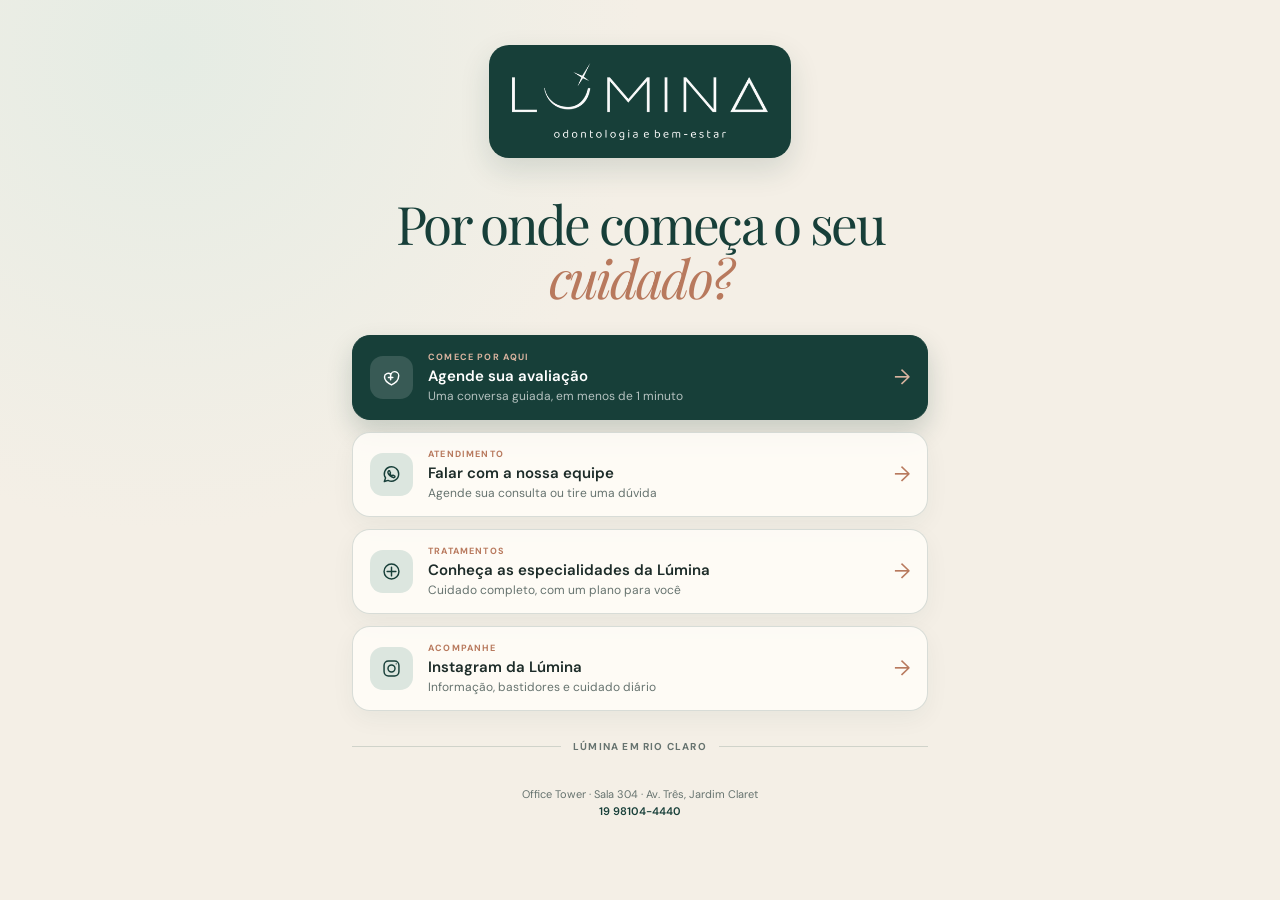
<file: links/index.html>
<!doctype html>
<html lang="pt-BR">
<head>
  <!-- Google Tag Manager -->
  <script>(function(w,d,s,l,i){w[l]=w[l]||[];w[l].push({'gtm.start':new Date().getTime(),event:'gtm.js'});var f=d.getElementsByTagName(s)[0],j=d.createElement(s),dl=l!='dataLayer'?'&l='+l:'';j.async=true;j.src='https://www.googletagmanager.com/gtm.js?id='+i+dl;f.parentNode.insertBefore(j,f);})(window,document,'script','dataLayer','GTM-W87ZSCHZ');</script>
  <!-- End Google Tag Manager -->
  <meta charset="utf-8">
  <meta name="viewport" content="width=device-width, initial-scale=1">
  <meta name="description" content="Lúmina Odontologia e Bem-estar — encontre o melhor caminho para cuidar do seu sorriso.">
  <title>Lúmina | Links</title>
  <link rel="icon" href="../assets/86135c_09f86e44e6ba4e67aa77184da32bc1c6__15d77b81.png" type="image/png">
  <link rel="preconnect" href="https://fonts.googleapis.com"><link rel="preconnect" href="https://fonts.gstatic.com" crossorigin>
  <link href="https://fonts.googleapis.com/css2?family=DM+Sans:wght@400;500;600;700&family=Playfair+Display:ital,wght@0,400;0,500;1,400&display=swap" rel="stylesheet">
  <style>
    :root{--pine:#173f39;--sage:#9cb4a5;--mist:#dce6df;--cream:#f4efe6;--paper:#fffdf8;--clay:#b8795d;--ink:#1d2c29;--muted:#66736f;--line:rgba(23,63,57,.16);--serif:"Playfair Display",Georgia,serif;--sans:"DM Sans",Arial,sans-serif}*{box-sizing:border-box}body{min-height:100vh;margin:0;color:var(--ink);background:radial-gradient(circle at 13% 6%,#e5ece4,transparent 34%),var(--cream);font-family:var(--sans)}.page{width:min(100%,620px);min-height:100vh;margin:auto;padding:42px 22px 32px;text-align:center}.brand{display:block;width:min(302px,84vw);margin:3px auto 38px;padding:18px 23px;border-radius:20px;background:var(--pine);box-shadow:0 12px 30px rgba(23,63,57,.14)}.brand img{display:block;width:100%;height:auto}h1{max-width:510px;margin:0 auto 31px;color:var(--pine);font-family:var(--serif);font-size:clamp(37px,8vw,53px);font-weight:400;letter-spacing:-.05em;line-height:1.02}h1 em{color:var(--clay)}.links{display:grid;gap:12px;text-align:left}.card{display:flex;align-items:center;gap:15px;min-height:82px;padding:15px 17px;border:1px solid var(--line);border-radius:18px;color:var(--ink);background:rgba(255,253,248,.84);box-shadow:0 8px 23px rgba(23,63,57,.05);text-decoration:none;transition:.18s ease}.card:hover,.card:focus-visible{border-color:var(--pine);transform:translateY(-2px);outline:none}.card.primary{color:#fff;border-color:var(--pine);background:var(--pine);box-shadow:0 12px 26px rgba(23,63,57,.2)}.icon{display:grid;flex:0 0 43px;width:43px;height:43px;place-items:center;border-radius:13px;color:var(--pine);background:var(--mist)}.primary .icon{color:#fff;background:rgba(255,255,255,.14)}.icon svg{display:block;width:21px;height:21px;fill:none;stroke:currentColor;stroke-linecap:round;stroke-linejoin:round;stroke-width:1.65}.card-copy{min-width:0;flex:1}.card small{display:block;margin-bottom:3px;color:var(--clay);font-size:9px;font-weight:700;letter-spacing:.13em}.primary small{color:#d9b39f}.card strong{display:block;font-size:15px;font-weight:600}.card-copy>span{display:block;margin-top:2px;color:var(--muted);font-size:12px}.primary .card-copy>span{color:rgba(255,255,255,.68)}.arrow{color:var(--clay);font-size:21px}.primary .arrow{color:#d9b39f}.divider{display:flex;align-items:center;gap:12px;margin:29px 0 18px;color:var(--muted);font-size:10px;font-weight:700;letter-spacing:.12em;text-transform:uppercase}.divider:after,.divider:before{flex:1;height:1px;content:"";background:var(--line)}.footer{margin:33px 0 0;color:var(--muted);font-size:11px;line-height:1.6}.footer a{color:var(--pine);font-weight:600;text-decoration:none}@media(max-width:420px){.page{padding:32px 16px 25px}.brand{margin-bottom:31px;padding:16px 20px}.card{padding:14px;gap:12px}.card strong{font-size:14px}}
  </style>
</head>
<body>
  <!-- Google Tag Manager (noscript) -->
  <noscript><iframe src="https://www.googletagmanager.com/ns.html?id=GTM-W87ZSCHZ" height="0" width="0" style="display:none;visibility:hidden"></iframe></noscript>
  <!-- End Google Tag Manager (noscript) -->
  <main class="page">
    <a class="brand" href="../" aria-label="Lúmina — página inicial"><img src="../assets/logo_branco-2x.webp" alt="Lúmina — Odontologia e Bem-estar"></a>
    <h1>Por onde começa o seu <em>cuidado?</em></h1>
    <nav class="links" aria-label="Links da Lúmina">
      <a class="card primary" href="../pre-avaliacao/"><span class="icon"><svg viewBox="0 0 24 24"><path d="M20 11.5c0 5-8 9-8 9s-8-4-8-9a4.2 4.2 0 0 1 7.2-3A4.2 4.2 0 0 1 20 11.5Z"/><path d="M8.5 12h5M11 9.5v5"/></svg></span><span class="card-copy"><small>COMECE POR AQUI</small><strong>Agende sua avaliação</strong><span>Uma conversa guiada, em menos de 1 minuto</span></span><i class="arrow">→</i></a>
      <a class="card" href="https://go.pipelead.to/w/FHiQn3" target="_blank" rel="noopener"><span class="icon"><svg viewBox="0 0 24 24"><path d="M20.2 11.5a8.2 8.2 0 0 1-12.1 7.2L3.8 20l1.4-4.1A8.2 8.2 0 1 1 20.2 11.5Z"/><path d="M8.4 8.2c.2-.4.4-.4.7-.4h.5c.2 0 .4.1.5.4l.7 1.7c.1.3.1.5-.1.7l-.5.6c.5 1 1.3 1.8 2.3 2.3l.6-.5c.2-.2.4-.2.7-.1l1.7.7c.3.1.4.3.4.5v.5c0 .3 0 .5-.4.7-.4.2-1 .4-1.4.3-1.2-.2-2.7-1-3.9-2.1-1.1-1-2-2-2.3-3.6-.1-.5.1-1.1.5-1.7Z"/></svg></span><span class="card-copy"><small>ATENDIMENTO</small><strong>Falar com a nossa equipe</strong><span>Agende sua consulta ou tire uma dúvida</span></span><i class="arrow">→</i></a>
      <a class="card" href="../#procedimentos"><span class="icon"><svg viewBox="0 0 24 24"><circle cx="12" cy="12" r="8.5"/><path d="M12 7v10M7 12h10"/></svg></span><span class="card-copy"><small>TRATAMENTOS</small><strong>Conheça as especialidades da Lúmina</strong><span>Cuidado completo, com um plano para você</span></span><i class="arrow">→</i></a>
      <a class="card" href="https://instagram.com/luminaodonto" target="_blank" rel="noopener"><span class="icon"><svg viewBox="0 0 24 24"><rect x="3.5" y="3.5" width="17" height="17" rx="5"/><circle cx="12" cy="12" r="4"/><circle cx="17.4" cy="6.7" r=".8" fill="currentColor" stroke="none"/></svg></span><span class="card-copy"><small>ACOMPANHE</small><strong>Instagram da Lúmina</strong><span>Informação, bastidores e cuidado diário</span></span><i class="arrow">→</i></a>
    </nav>
    <div class="divider">Lúmina em Rio Claro</div>
    <footer class="footer">Office Tower · Sala 304 · Av. Três, Jardim Claret<br><a href="tel:+5519981044440">19 98104-4440</a></footer>
  </main>
</body>
</html>
</file>
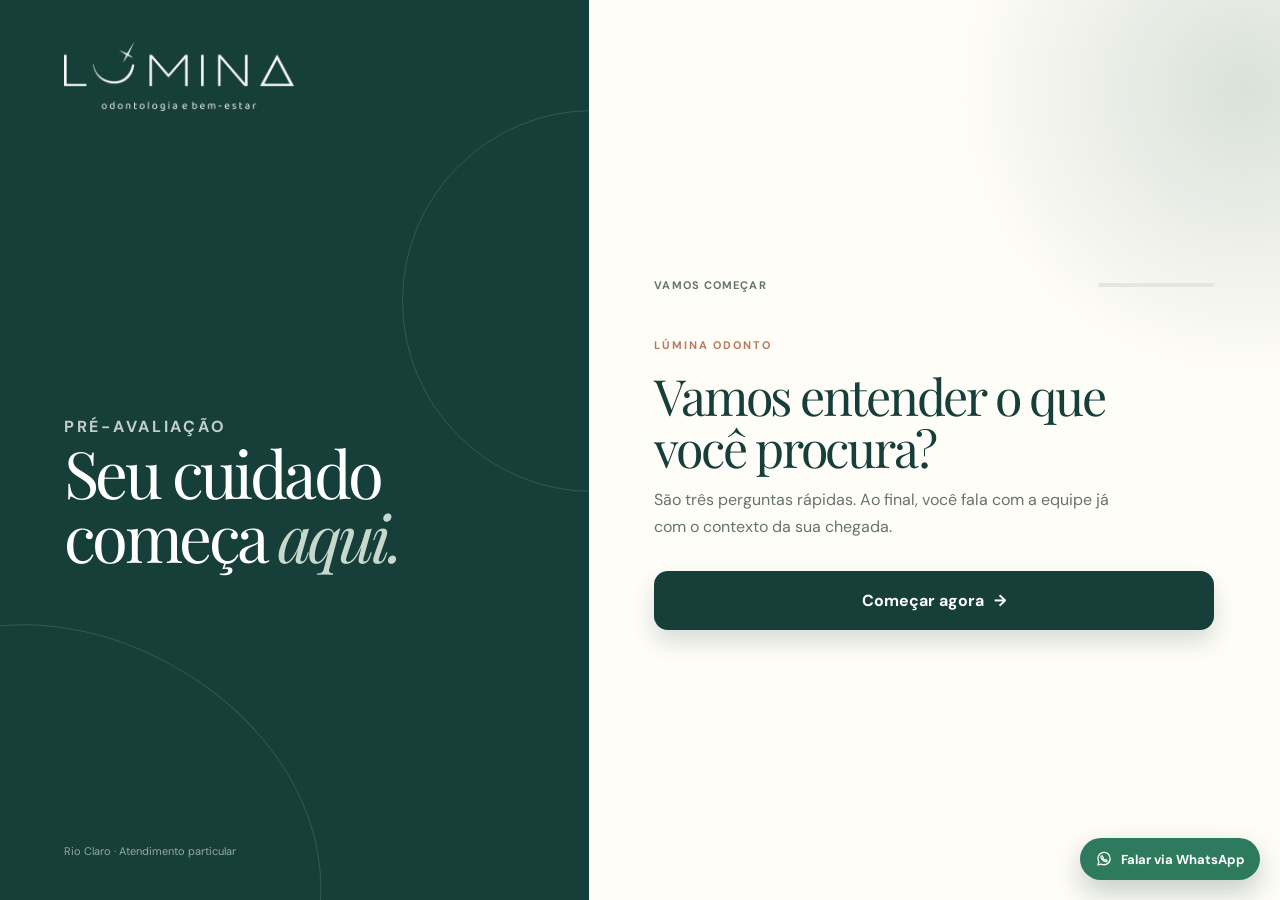
<file: pre-avaliacao/index.html>
<!doctype html>
<html lang="pt-BR">
<head>
  <meta charset="utf-8">
  <meta name="viewport" content="width=device-width, initial-scale=1">
  <meta name="description" content="Uma conversa guiada para ajudar a organizar sua avaliação na Lúmina.">
  <title>Pré-avaliação | Lúmina Odontologia e Bem-estar</title>
  <link rel="icon" href="../assets/86135c_09f86e44e6ba4e67aa77184da32bc1c6__15d77b81.png" type="image/png">
  <link rel="preconnect" href="https://fonts.googleapis.com">
  <link rel="preconnect" href="https://fonts.gstatic.com" crossorigin>
  <link href="https://fonts.googleapis.com/css2?family=DM+Sans:wght@400;500;600;700&family=Playfair+Display:ital,wght@0,400;0,500;1,400&display=swap" rel="stylesheet">
  <script>
    !function(f,b,e,v,n,t,s){if(f.fbq)return;n=f.fbq=function(){n.callMethod?n.callMethod.apply(n,arguments):n.queue.push(arguments)};if(!f._fbq)f._fbq=n;n.push=n;n.loaded=!0;n.version='2.0';n.queue=[];t=b.createElement(e);t.async=!0;t.src=v;s=b.getElementsByTagName(e)[0];s.parentNode.insertBefore(t,s)}(window,document,'script','https://connect.facebook.net/en_US/fbevents.js');
    fbq('init','412940673935978');
    fbq('track','PageView');
  </script>
  <style>
    :root{--pine:#173f39;--pine-deep:#10312c;--sage:#9cb4a5;--mist:#dce6df;--cream:#f4efe6;--paper:#fffdf8;--clay:#b8795d;--ink:#1d2c29;--muted:#66736f;--line:rgba(23,63,57,.16);--serif:"Playfair Display",Georgia,serif;--sans:"DM Sans",Arial,sans-serif}*{box-sizing:border-box}body{min-height:100vh;margin:0;color:var(--ink);background:var(--cream);font-family:var(--sans)}button{font:inherit;cursor:pointer}.page{min-height:100vh;display:grid;grid-template-columns:minmax(320px,.92fr) minmax(490px,1.08fr)}.aside{position:relative;overflow:hidden;display:flex;flex-direction:column;justify-content:space-between;min-height:100vh;padding:42px clamp(30px,5vw,78px);color:#fff;background:var(--pine)}.aside:before,.aside:after{position:absolute;content:"";border:1px solid rgba(255,255,255,.13)}.aside:before{width:550px;height:550px;bottom:-280px;left:-240px;border-radius:48% 52% 57% 43%/45% 42% 58% 55%;transform:rotate(18deg)}.aside:after{width:380px;height:380px;top:110px;right:-195px;border-radius:50%}.brand,.aside-copy,.aside-footer{position:relative;z-index:1}.brand-logo{display:block;width:min(230px,70vw);height:auto}.aside-copy{max-width:470px;padding:50px 0}.eyebrow{margin:0 0 18px;color:#e7b79e;font-size:11px;font-weight:700;letter-spacing:.17em;text-transform:uppercase}h1{max-width:470px;margin:0;font-family:var(--serif);font-size:clamp(43px,5.1vw,75px);font-weight:400;letter-spacing:-.055em;line-height:.98}h1 em{color:#c7d8cd}.aside-copy>p{max-width:390px;margin:27px 0 0;color:rgba(255,255,255,.74);font-size:16px;line-height:1.65}.promise{display:flex;gap:12px;align-items:flex-start;max-width:365px;margin-top:39px;padding:16px 0;border-top:1px solid rgba(255,255,255,.18);border-bottom:1px solid rgba(255,255,255,.18);color:rgba(255,255,255,.77);font-size:13px;line-height:1.5}.promise svg{flex:0 0 20px;margin-top:1px;color:#e7b79e}.aside-footer{color:rgba(255,255,255,.55);font-size:11px}.main{display:flex;align-items:center;justify-content:center;padding:42px 30px;background:radial-gradient(circle at 95% 10%,rgba(156,180,165,.38),transparent 28%),var(--paper)}.flow{width:min(100%,560px)}.flow-top{display:flex;align-items:center;justify-content:space-between;min-height:30px;margin-bottom:38px}.step-label{color:var(--muted);font-size:11px;font-weight:700;letter-spacing:.1em;text-transform:uppercase}.progress{width:116px;height:4px;overflow:hidden;border-radius:99px;background:#e5e7df}.progress span{display:block;width:0;height:100%;border-radius:inherit;background:var(--clay);transition:width .35s ease}.screen{display:none;animation:in .38s ease both}.screen.active{display:block}@keyframes in{from{opacity:0;transform:translateY(12px)}to{opacity:1;transform:none}}h2{max-width:520px;margin:0 0 13px;color:var(--pine);font-family:var(--serif);font-size:clamp(34px,4vw,50px);font-weight:400;letter-spacing:-.045em;line-height:1.04}.lead{max-width:485px;margin:0 0 31px;color:var(--muted);font-size:16px;line-height:1.65}.options{display:grid;gap:11px}.option{display:flex;align-items:center;width:100%;min-height:70px;gap:16px;padding:14px 18px;border:1px solid var(--line);border-radius:16px;color:var(--ink);text-align:left;background:#fffefa;transition:.18s ease}.option:hover,.option:focus-visible{border-color:var(--pine);background:#f5f8f4;transform:translateX(3px);outline:none}.symbol{display:grid;flex:0 0 39px;width:39px;height:39px;place-items:center;border-radius:12px;color:var(--pine);background:var(--mist);font-size:18px}.option strong{display:block;font-size:15px;font-weight:600}.option span:not(.symbol){display:block;margin-top:2px;color:var(--muted);font-size:12px}.arrow{margin-left:auto;color:var(--clay);font-size:22px;font-style:normal}.back{margin:28px 0 0;padding:5px 0;border:0;color:var(--muted);background:transparent;font-size:13px}.back:hover{color:var(--pine)}.submit,.whatsapp{display:flex;align-items:center;justify-content:center;width:100%;min-height:59px;gap:10px;border:0;border-radius:14px;color:#fff;text-decoration:none;background:var(--pine);box-shadow:0 12px 22px rgba(23,63,57,.17);font-weight:700;transition:.18s ease}.submit:hover{background:var(--pine-deep);transform:translateY(-2px)}.whatsapp{margin-top:29px;background:#2d7a5e;box-shadow:0 12px 22px rgba(45,122,94,.18)}.whatsapp:hover{background:#23694f;transform:translateY(-2px)}.whatsapp svg{width:20px;height:20px;fill:none;stroke:currentColor;stroke-linecap:round;stroke-linejoin:round;stroke-width:1.7}.note{margin:16px 0 0;color:var(--muted);font-size:12px;line-height:1.55;text-align:center}.quick-whatsapp{position:fixed;z-index:20;right:20px;bottom:20px;display:inline-flex;align-items:center;gap:8px;padding:12px 15px;border-radius:999px;color:#fff;background:#2d7a5e;box-shadow:0 12px 28px rgba(23,63,57,.25);font-size:13px;font-weight:700;text-decoration:none;transition:transform .18s ease,background .18s ease}.quick-whatsapp:hover,.quick-whatsapp:focus-visible{background:#23694f;transform:translateY(-2px);outline:none}.quick-whatsapp svg{width:18px;height:18px;fill:none;stroke:currentColor;stroke-linecap:round;stroke-linejoin:round;stroke-width:1.7}@media(max-width:800px){.page{display:block}.aside{min-height:auto;padding:27px 25px 30px}.aside-copy{padding:54px 0 0}.aside-copy>p,.promise,.aside-footer{display:none}.main{min-height:calc(100vh - 257px);padding:35px 22px}.flow-top{margin-bottom:28px}h1{font-size:47px}.quick-whatsapp{right:14px;bottom:14px;padding:11px 13px}}
  </style>
</head>
<body>
  <a class="quick-whatsapp" href="https://go.pipelead.to/w/FHiQn3" target="_blank" rel="noopener"><svg viewBox="0 0 24 24" aria-hidden="true"><path d="M20.2 11.5a8.2 8.2 0 0 1-12.1 7.2L3.8 20l1.4-4.1A8.2 8.2 0 1 1 20.2 11.5Z"></path><path d="M8.4 8.2c.2-.4.4-.4.7-.4h.5c.2 0 .4.1.5.4l.7 1.7c.1.3.1.5-.1.7l-.5.6c.5 1 1.3 1.8 2.3 2.3l.6-.5c.2-.2.4-.2.7-.1l1.7.7c.3.1.4.3.4.5v.5c0 .3 0 .5-.4.7-.4.2-1 .4-1.4.3-1.2-.2-2.7-1-3.9-2.1-1.1-1-2-2.4-2.3-3.6-.1-.5.1-1.1.5-1.7Z"></path></svg>Falar via WhatsApp</a>
  <div class="page">
    <aside class="aside"><div class="brand"><img class="brand-logo" src="../assets/logo_branco-2x.webp" alt="Lúmina — Odontologia e Bem-estar"></div><div class="aside-copy"><p class="eyebrow">Pré-avaliação</p><h1>Seu cuidado começa <em>aqui.</em></h1></div><div class="aside-footer">Rio Claro · Atendimento particular</div></aside>
    <main class="main"><section class="flow" aria-live="polite"><div class="flow-top"><span class="step-label" id="step-label">Vamos começar</span><div class="progress" aria-label="Progresso"><span id="progress"></span></div></div>
      <div class="screen active" data-step="0"><p class="eyebrow" style="color:var(--clay)">Lúmina Odonto</p><h2>Vamos entender o que você procura?</h2><p class="lead">São três perguntas rápidas. Ao final, você fala com a equipe já com o contexto da sua chegada.</p><button class="submit" type="button" data-next>Começar agora <span>→</span></button></div>
      <div class="screen" data-step="1"><h2>O que fez você pensar em marcar uma avaliação agora?</h2><p class="lead">Escolha a opção que mais combina com o seu momento.</p><div class="options" data-question="motivo"><button class="option" type="button" data-value="Estou sentindo dor ou incômodo"><span class="symbol">✦</span><span><strong>Algo está incomodando</strong><span>Dor, sensibilidade ou uma situação que voltou</span></span><i class="arrow">→</i></button><button class="option" type="button" data-value="Quero cuidar da estética do meu sorriso"><span class="symbol">☺</span><span><strong>Quero me sentir melhor com meu sorriso</strong><span>Estética, alinhamento, clareamento ou reabilitação</span></span><i class="arrow">→</i></button><button class="option" type="button" data-value="Quero fazer uma avaliação e cuidar da minha saúde bucal"><span class="symbol">⌁</span><span><strong>Quero colocar minha saúde em dia</strong><span>Prevenção, revisão ou uma segunda opinião</span></span><i class="arrow">→</i></button></div><button class="back" type="button" data-back>← Voltar</button></div>
      <div class="screen" data-step="2"><h2>Qual parte do cuidado é mais importante para você hoje?</h2><p class="lead">Isso ajuda a equipe a conduzir a conversa inicial.</p><div class="options" data-question="prioridade"><button class="option" type="button" data-value="Entender a causa e organizar um plano"><span class="symbol">◌</span><span><strong>Entender o que está acontecendo</strong><span>Com explicação clara e sem pressa</span></span><i class="arrow">→</i></button><button class="option" type="button" data-value="Encontrar uma solução duradoura"><span class="symbol">⌂</span><span><strong>Ter um plano para resolver</strong><span>Olhar o todo, não apenas um procedimento</span></span><i class="arrow">→</i></button><button class="option" type="button" data-value="Cuidar com mais conforto e confiança"><span class="symbol">♡</span><span><strong>Me sentir mais tranquilo(a)</strong><span>Especialmente se a consulta já foi difícil antes</span></span><i class="arrow">→</i></button></div><button class="back" type="button" data-back>← Voltar</button></div>
      <div class="screen" data-step="3"><h2>Tem algo que você gostaria que soubéssemos antes da sua consulta?</h2><p class="lead">Pode ser uma preocupação prática ou uma experiência anterior. Não existe resposta certa.</p><div class="options" data-question="atencao"><button class="option" type="button" data-value="Tenho medo ou ansiedade em consultas odontológicas"><span class="symbol">♡</span><span><strong>Tenho medo ou ansiedade</strong><span>Quero ser recebido(a) com mais calma</span></span><i class="arrow">→</i></button><button class="option" type="button" data-value="Quero conversar sobre as opções e investimento"><span class="symbol">◫</span><span><strong>Quero clareza sobre as opções</strong><span>Etapas, prazos e investimento</span></span><i class="arrow">→</i></button><button class="option" type="button" data-value="Não tenho nenhuma preocupação específica"><span class="symbol">✓</span><span><strong>Por enquanto, não</strong><span>Só quero encontrar o melhor caminho</span></span><i class="arrow">→</i></button></div><button class="back" type="button" data-back>← Voltar</button></div>
      <div class="screen" data-step="4"><p class="eyebrow" style="color:var(--clay)">Próximo passo</p><h2>Seu próximo passo pode começar com uma conversa.</h2><p class="lead">Pelo que você contou, uma avaliação com calma pode ajudar a entender o cenário e organizar o melhor caminho para você.</p><a class="whatsapp" id="whatsapp-link" target="_blank" rel="noopener"><svg viewBox="0 0 24 24" aria-hidden="true"><path d="M20.2 11.5a8.2 8.2 0 0 1-12.1 7.2L3.8 20l1.4-4.1A8.2 8.2 0 1 1 20.2 11.5Z"></path><path d="M8.4 8.2c.2-.4.4-.4.7-.4h.5c.2 0 .4.1.5.4l.7 1.7c.1.3.1.5-.1.7l-.5.6c.5 1 1.3 1.8 2.3 2.3l.6-.5c.2-.2.4-.2.7-.1l1.7.7c.3.1.4.3.4.5v.5c0 .3 0 .5-.4.7-.4.2-1 .4-1.4.3-1.2-.2-2.7-1-3.9-2.1-1.1-1-2-2.4-2.3-3.6-.1-.5.1-1.1.5-1.7Z"></path></svg>Agendar agora</a><p class="note">Sem compromisso e sem diagnóstico por mensagem. A conversa inicial serve para acolher, orientar e encontrar o melhor horário para você.</p><button class="back" type="button" data-back>← Voltar</button></div>
    </section></main>
  </div>
  <script>
    const data={},screens=[...document.querySelectorAll('.screen')];let current=0;const progress=document.querySelector('#progress'),label=document.querySelector('#step-label');
    function show(step){current=step;screens.forEach(s=>s.classList.toggle('active',+s.dataset.step===step));progress.style.width=(step===0?0:Math.min(step,4)*25)+'%';label.textContent=step===0?'Vamos começar':step===4?'Tudo certo':`Etapa ${step} de 3`;window.scrollTo({top:0,behavior:'smooth'})}
    document.querySelectorAll('[data-next]').forEach(b=>b.addEventListener('click',()=>show(1)));document.querySelectorAll('[data-back]').forEach(b=>b.addEventListener('click',()=>show(Math.max(0,current-1))));
    document.querySelectorAll('[data-question]').forEach(group=>group.addEventListener('click',e=>{const button=e.target.closest('[data-value]');if(!button)return;data[group.dataset.question]=button.dataset.value;if(current<3){show(current+1);return}const message=`Olá! Vim pela pré-avaliação da Lúmina e gostaria de agendar uma avaliação.\n\n• O que me trouxe até aqui: ${data.motivo}\n• O que procuro: ${data.prioridade}\n• Algo importante para a equipe saber: ${data.atencao}`;document.querySelector('#whatsapp-link').href='https://wa.me/5519981044440?text='+encodeURIComponent(message);show(4)}));
    document.querySelector('.quick-whatsapp').addEventListener('click',()=>window.fbq('track','Contact'));
    document.querySelector('#whatsapp-link').addEventListener('click',()=>window.fbq('track','Lead'));
  </script>
</body>
</html>
</file>
